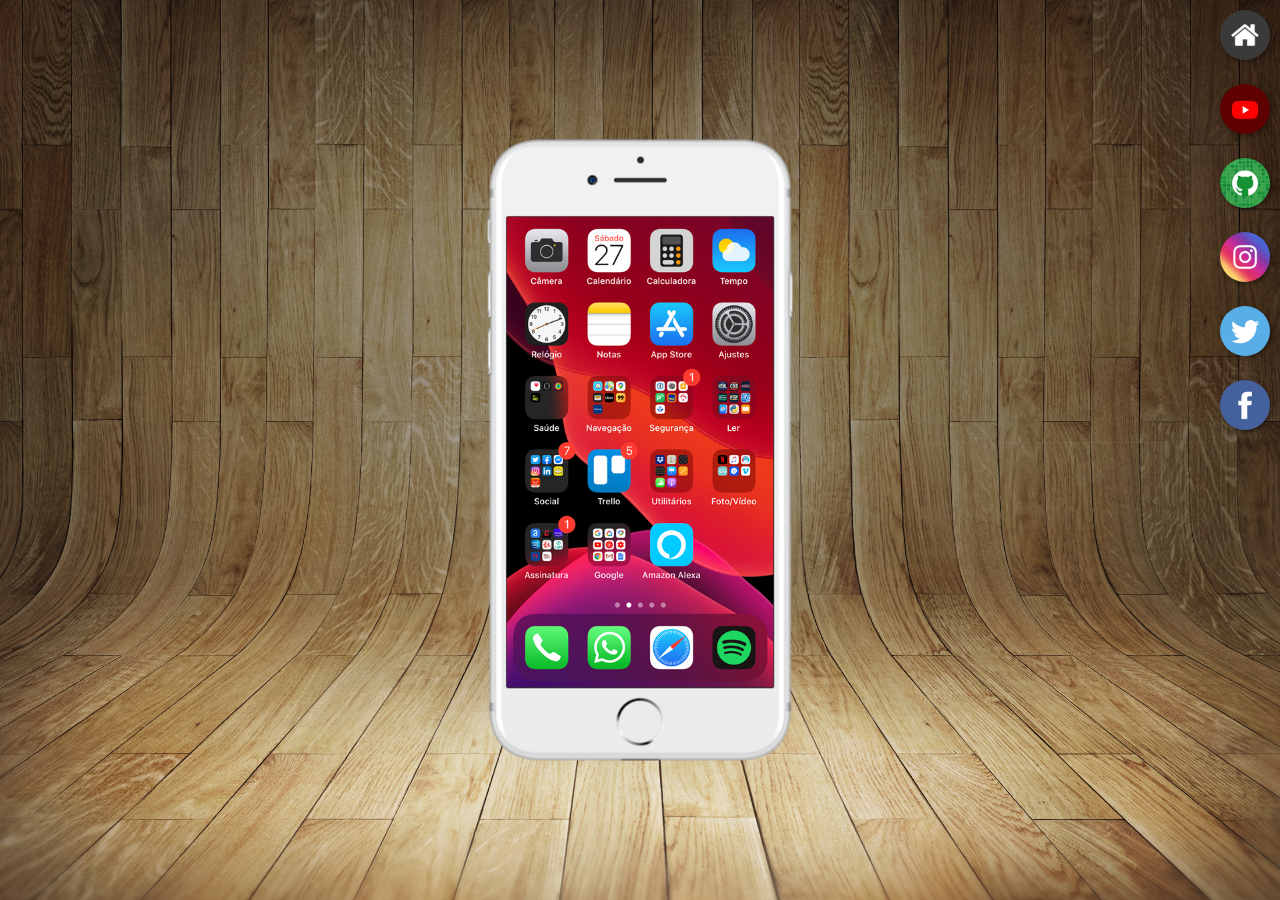
<file: index.html>
<!DOCTYPE html>
<html lang="pt-br">
<head>
    <meta charset="UTF-8">
    <meta name="viewport" content="width=device-width, initial-scale=1.0">
    <link rel="shortcut icon" href="favicon.ico" type="image/x-icon">
    <link rel="stylesheet" href="estilos/style.css">
    <title>Projeto Social</title>
</head>
<body>
    <main>
        <section id="telefone">
            <iframe name="tela" id="tela" src="home.html" frameborder="0">
                Seu navegador não é compativel com iframe
            </iframe>
        </section>
        <section id="redes-sociais">
            <a href="home.html" target="tela"><img src="imagens/logo-home.jpg" alt=""></a><br>
            <a href="youtube.html" target="tela"><img src="imagens/logo-youtube.jpg" alt=""></a><br>
            <a href="github.html" target="tela"><img src="imagens/logo-github.jpg" alt=""></a><br>
            <a href="instagram.html" target="tela"><img src="imagens/logo-instagram.jpg" alt=""></a><br>
            <a href="twitter.html" target="tela"><img src="imagens/logo-twitter.jpg" alt=""></a><br>
            <a href="facebook.html" target="tela"><img src="imagens/logo-facebook.jpg" alt=""></a>
        </section >
    </main>
</body>
</html>
</file>
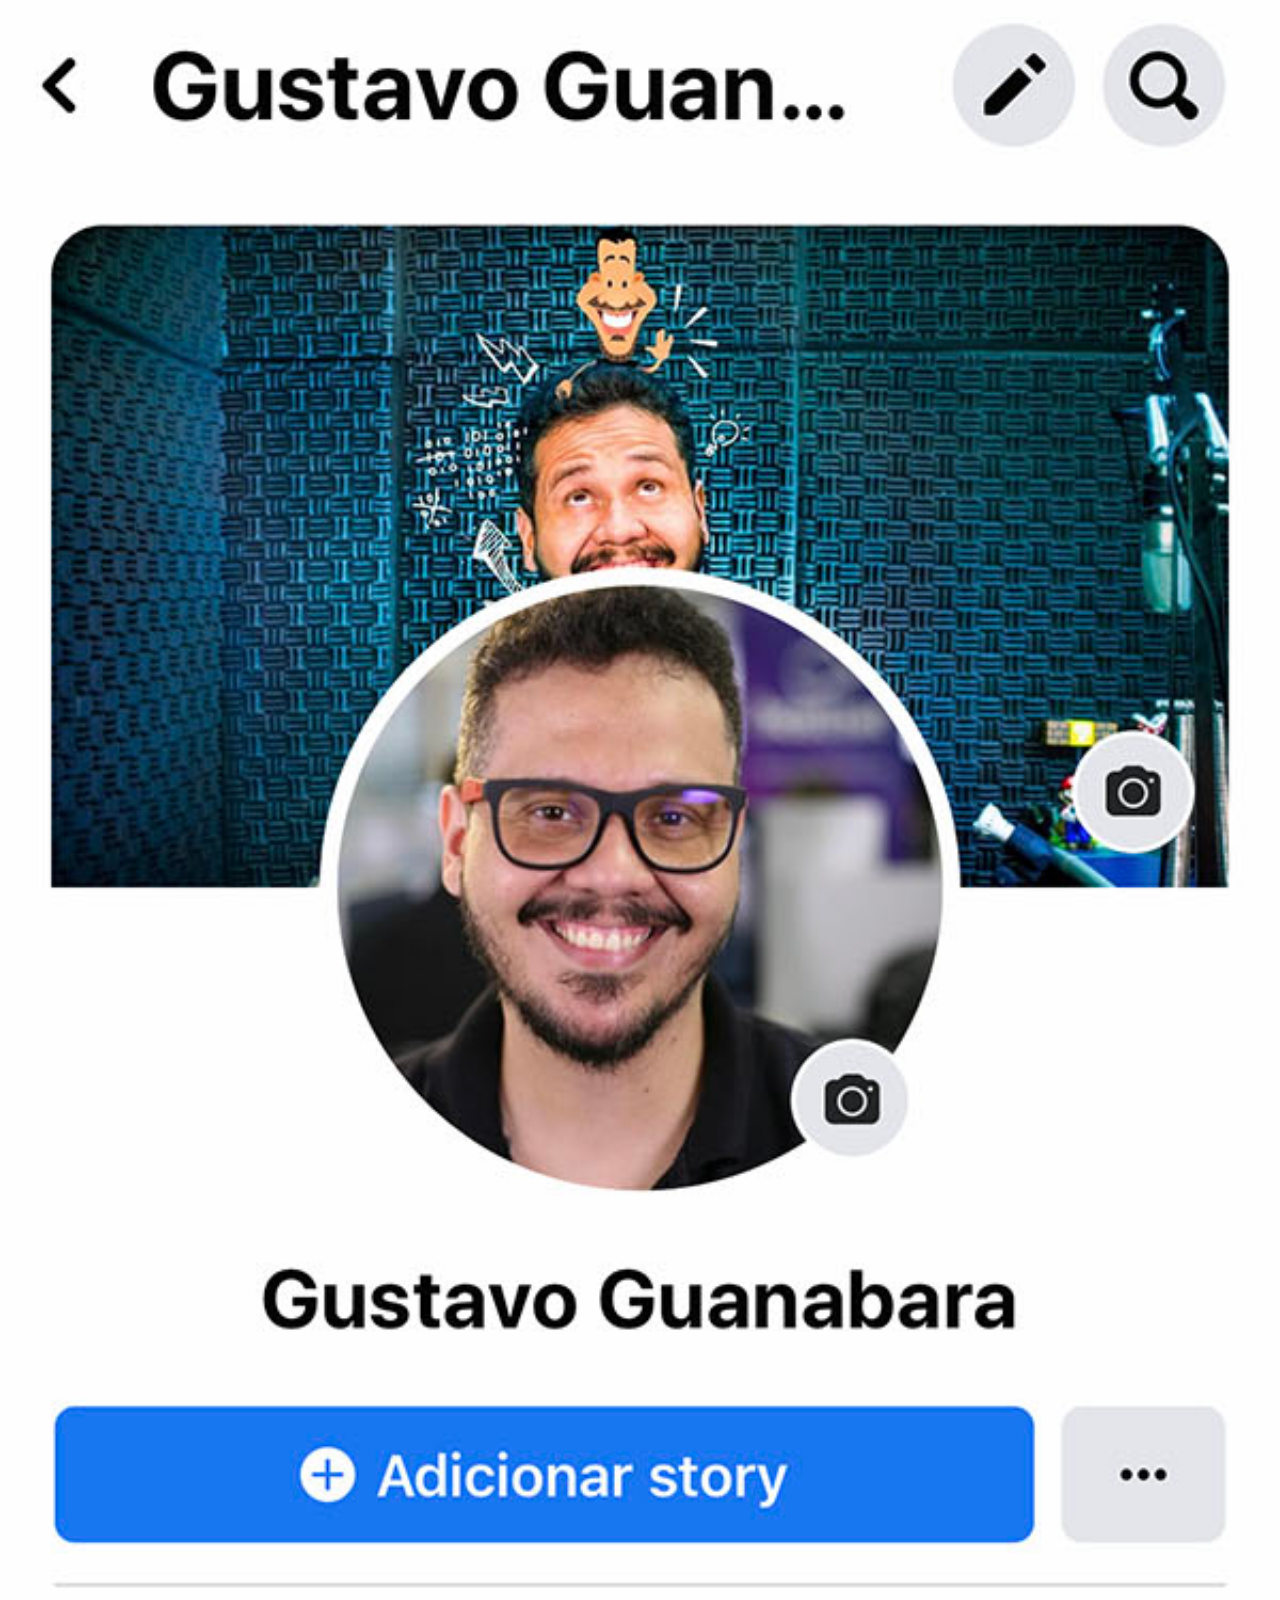
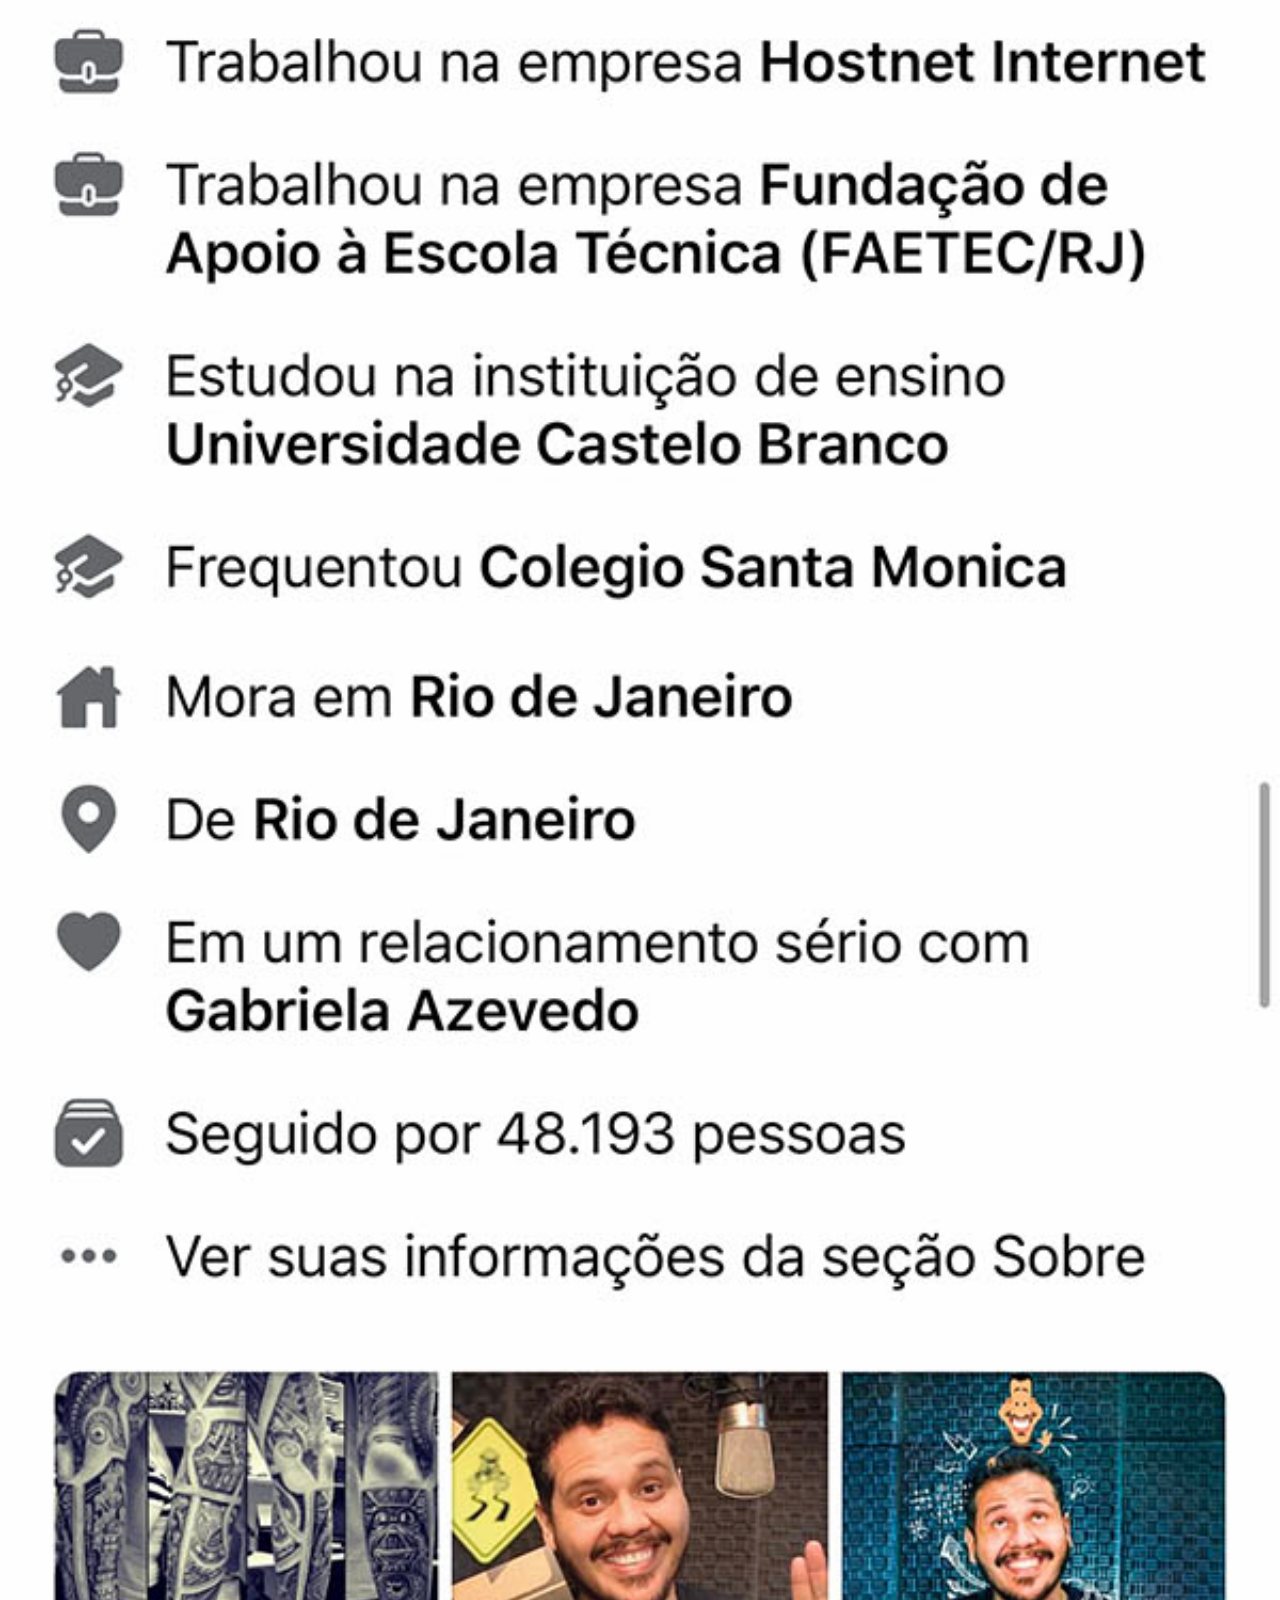
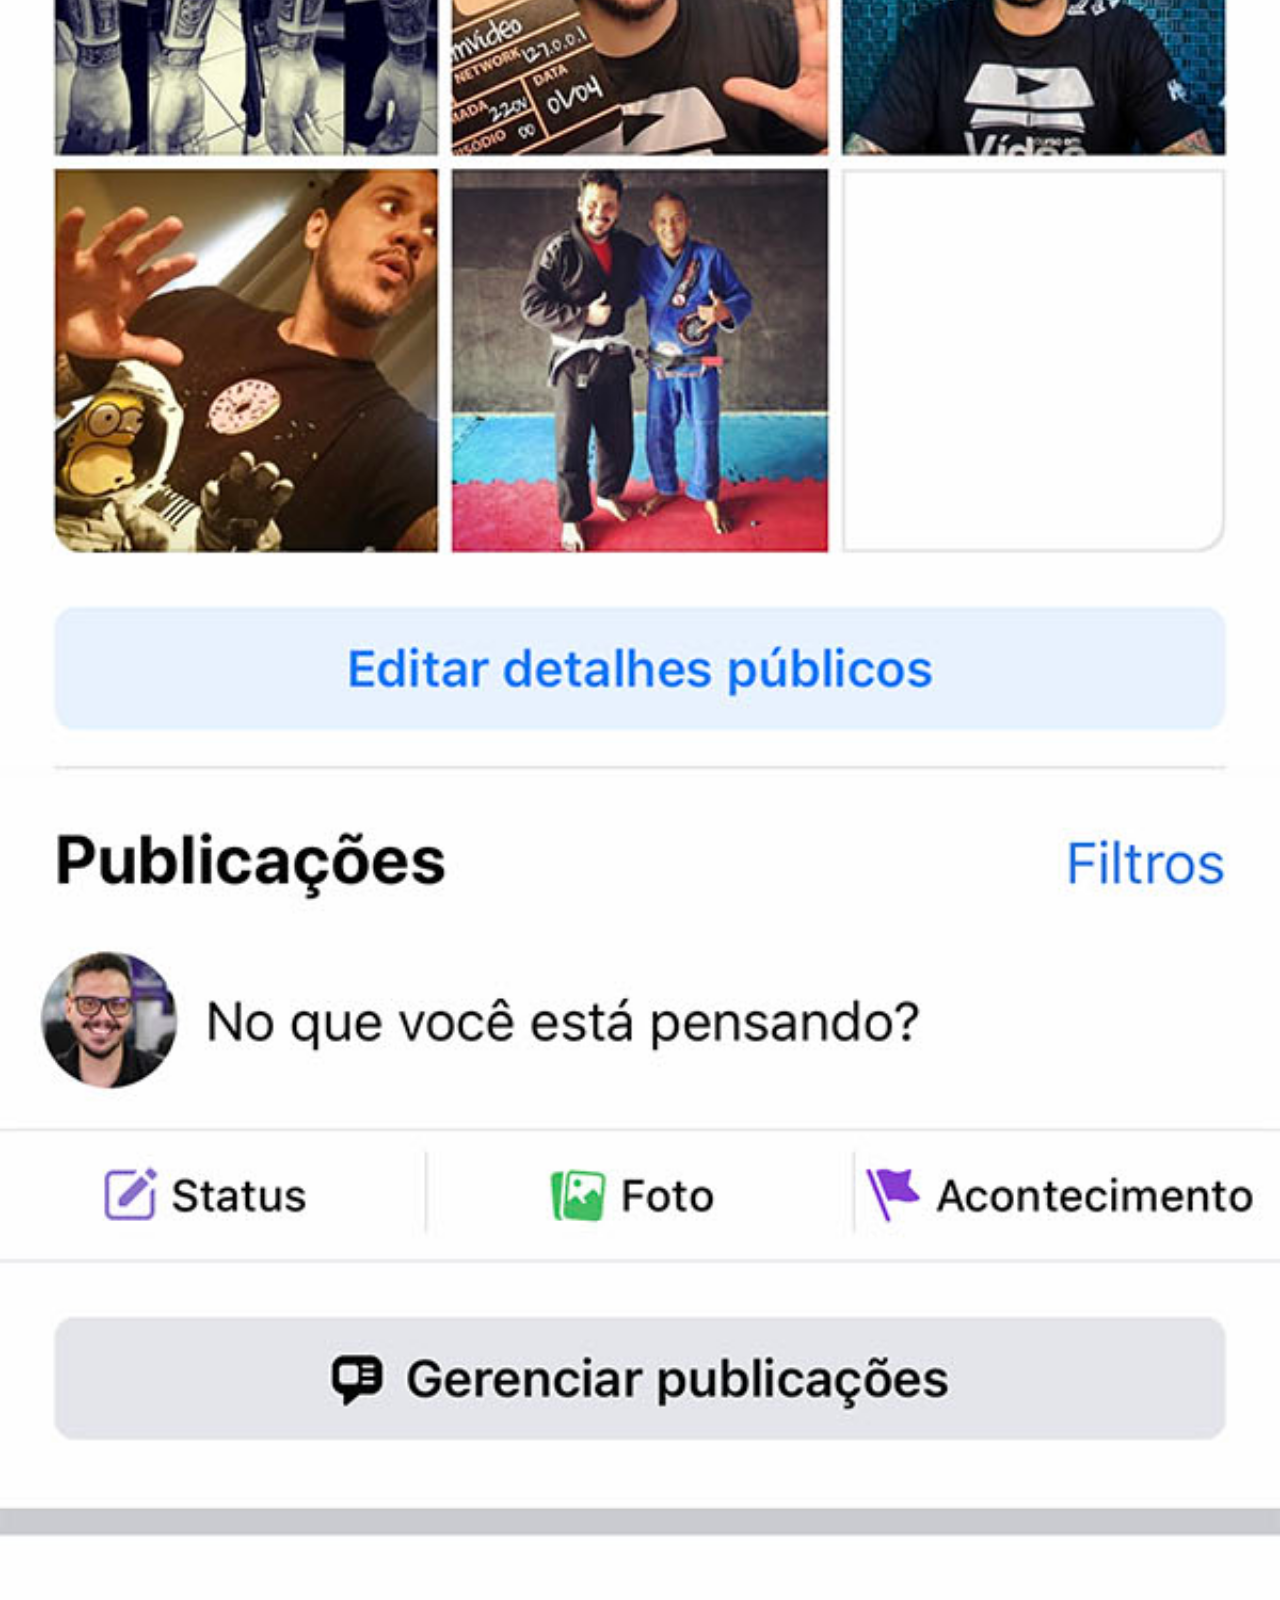
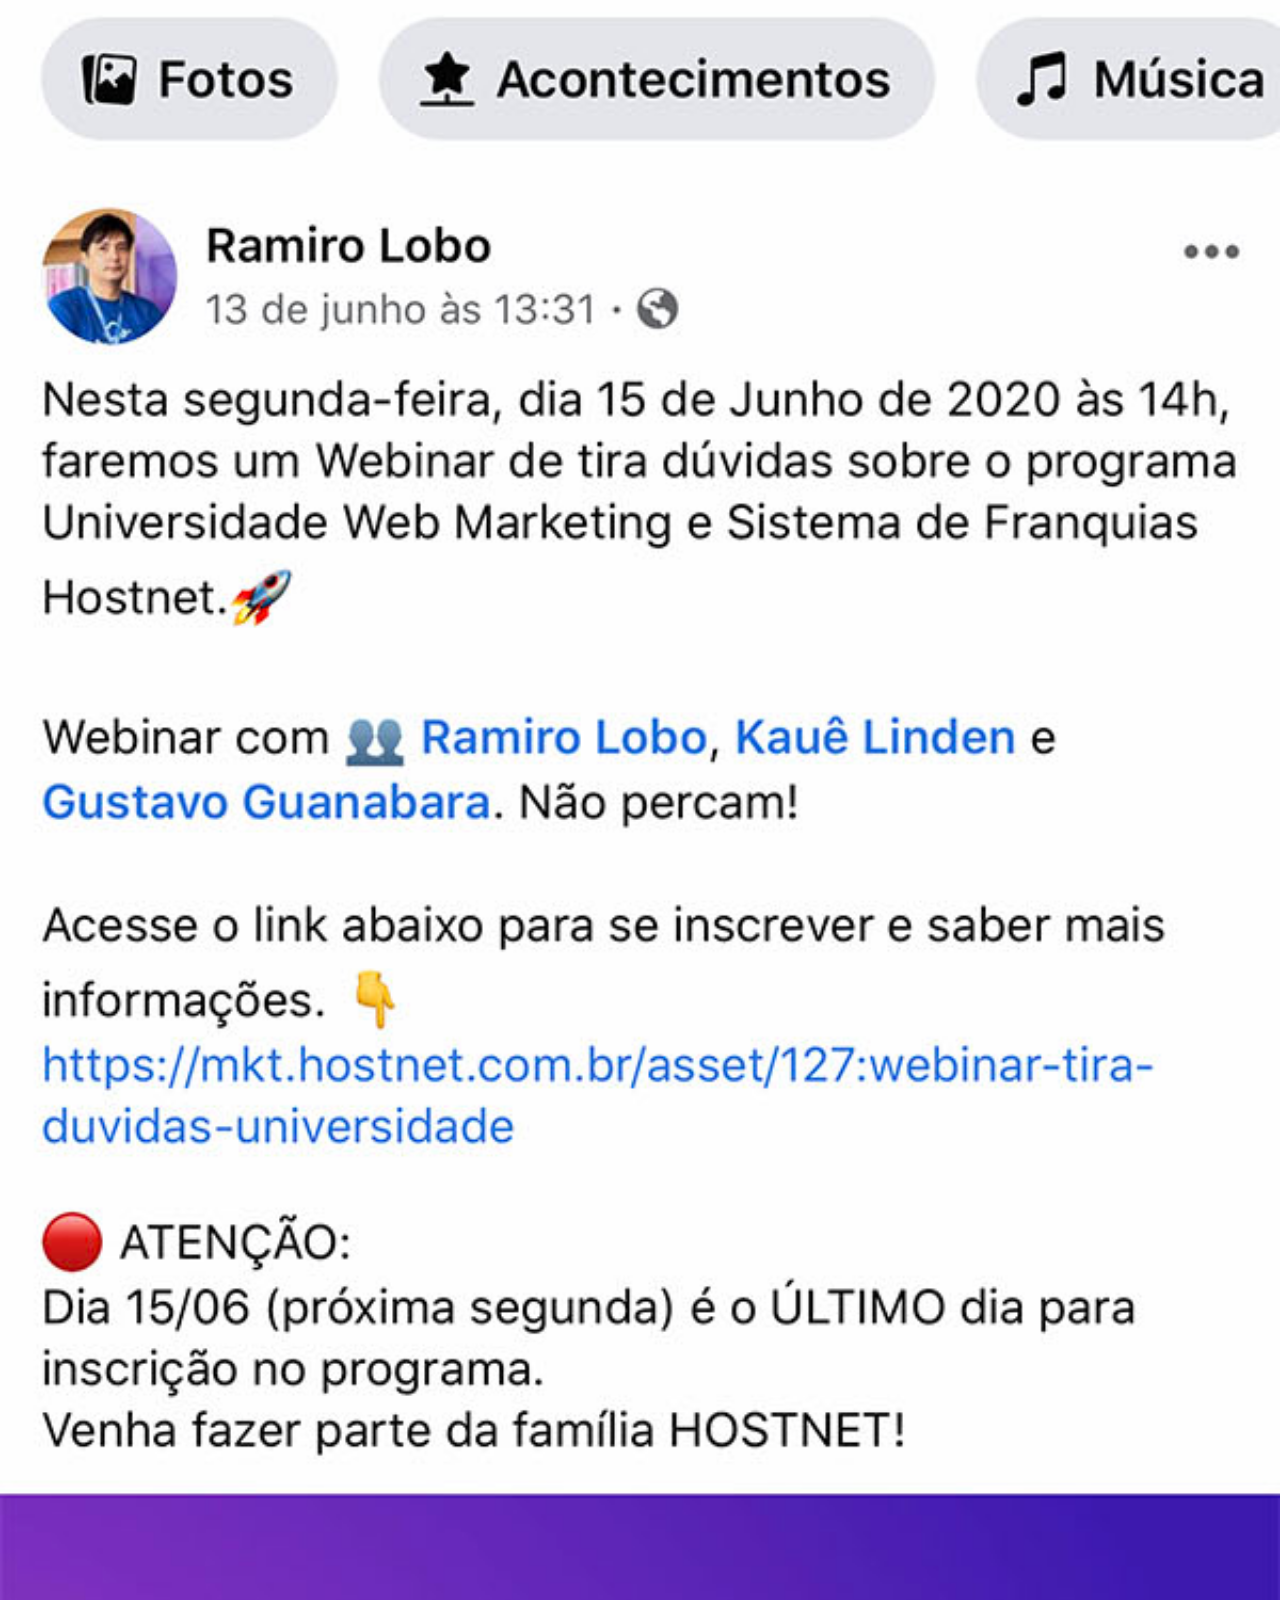
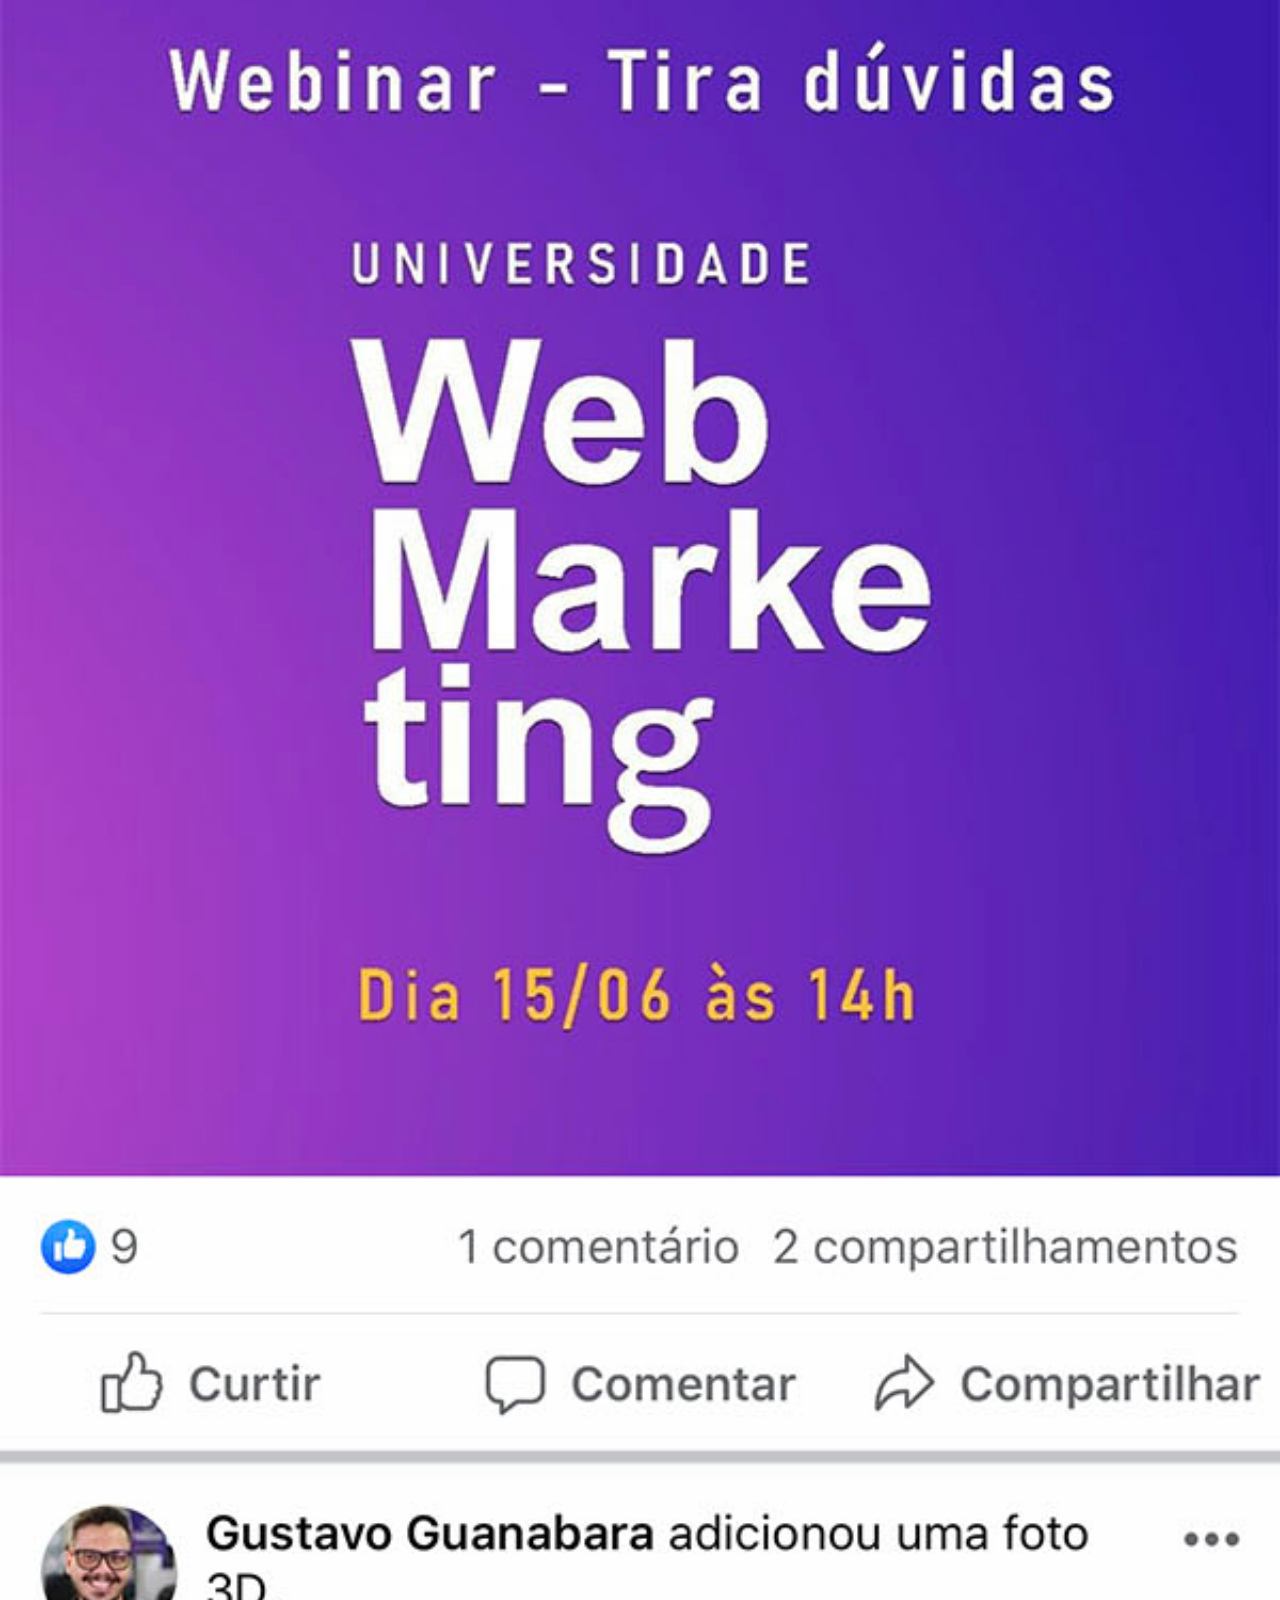
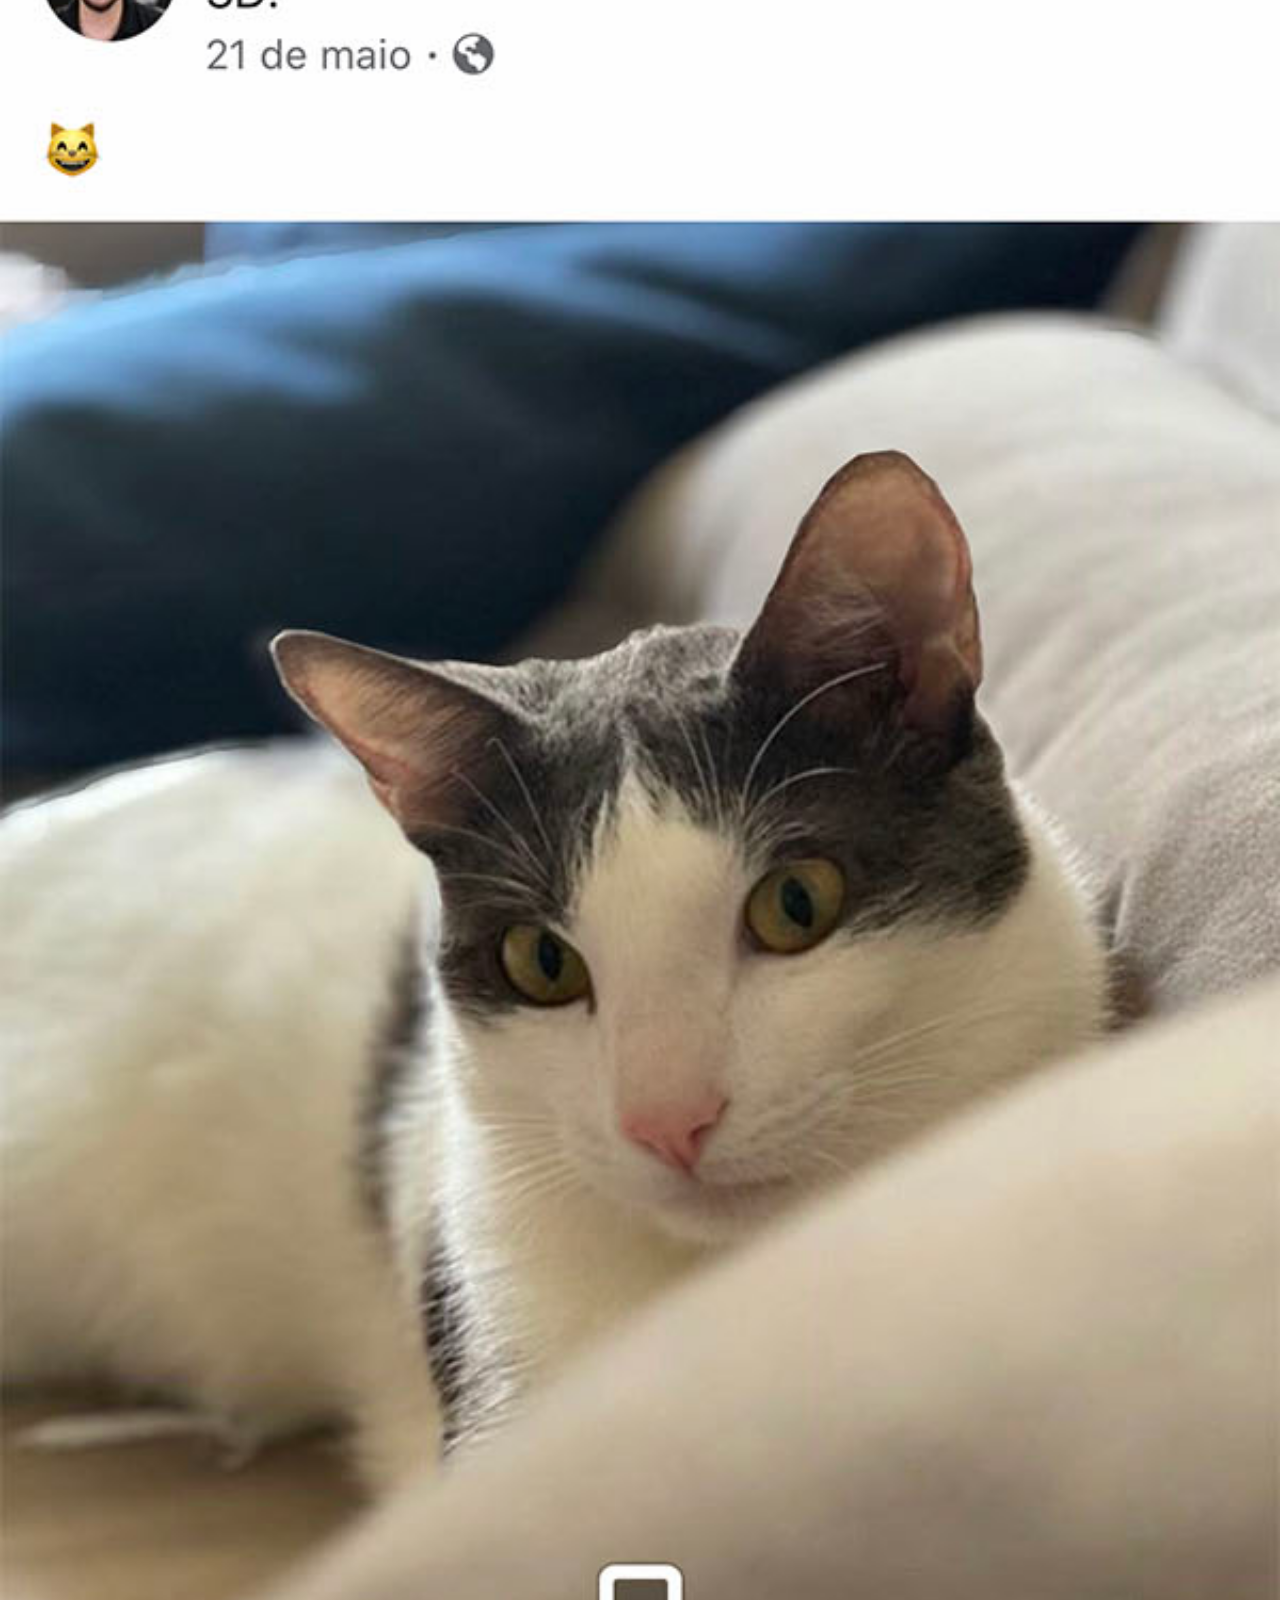
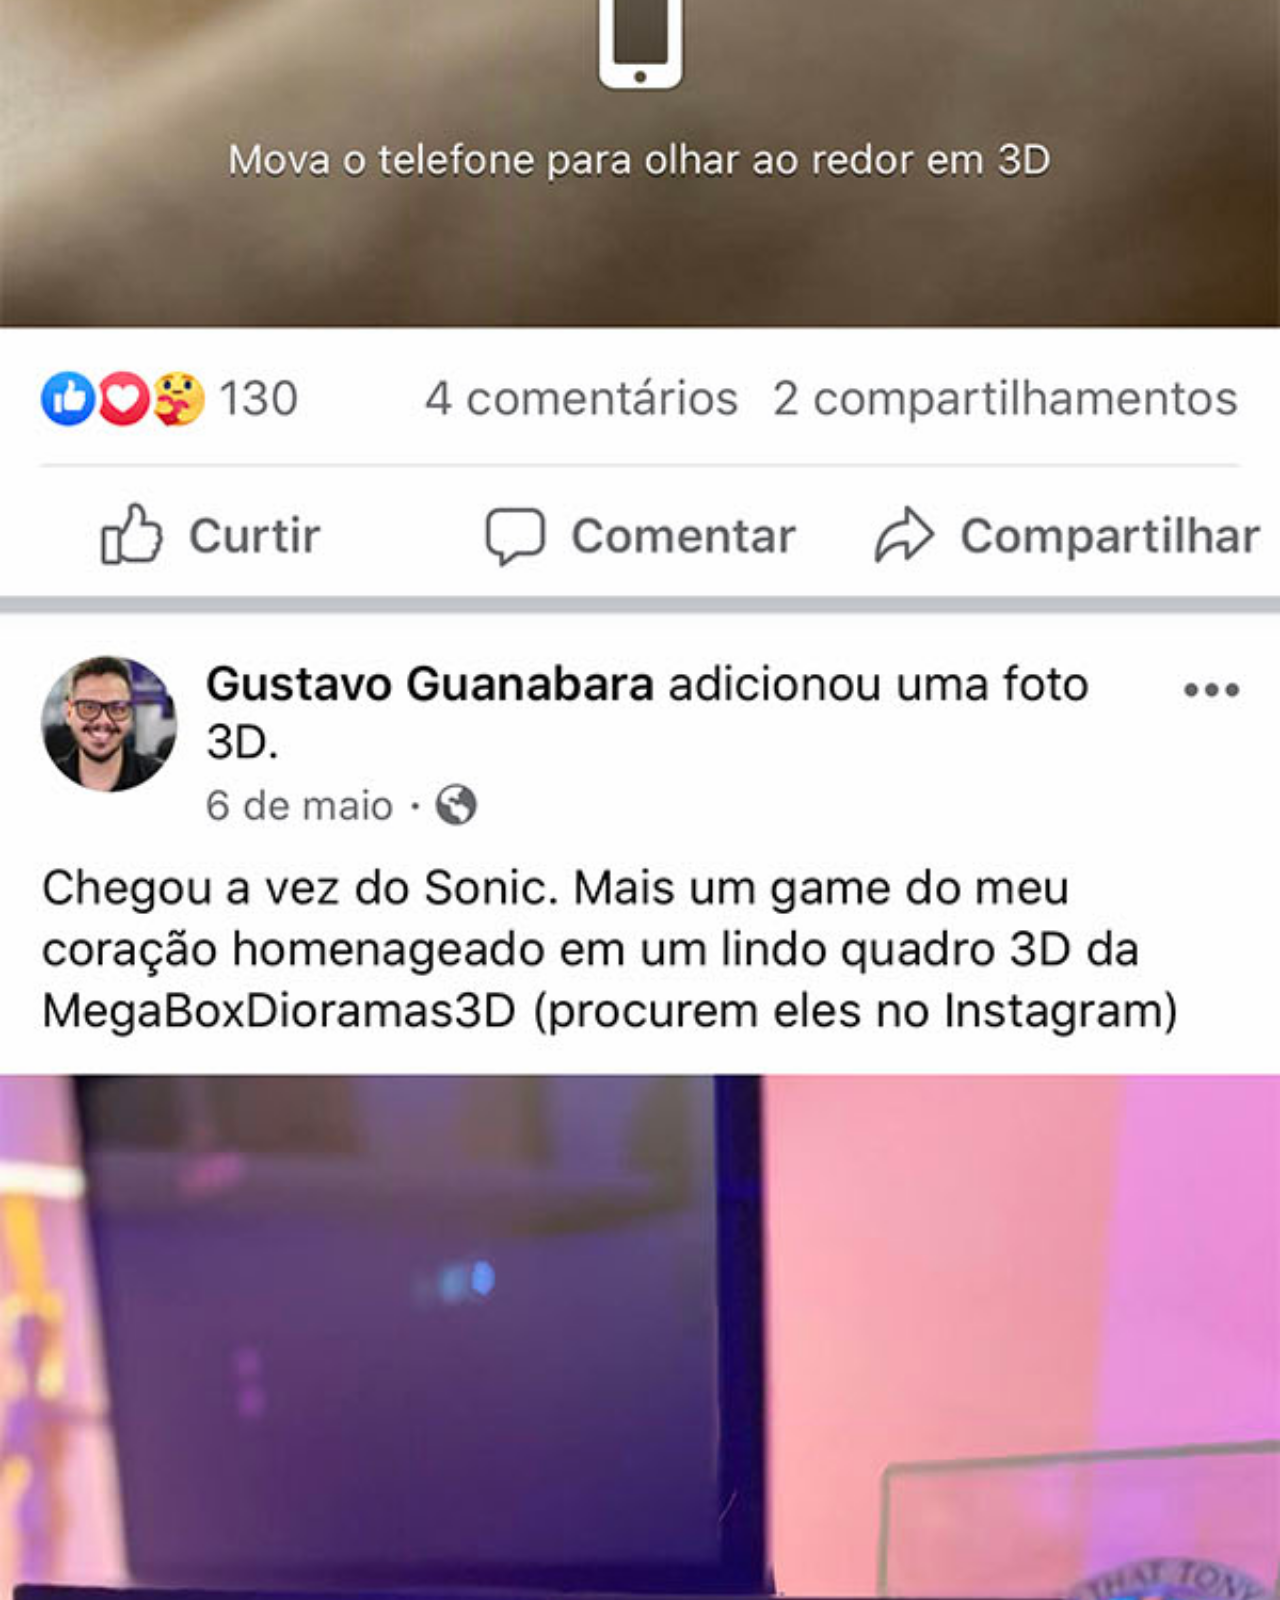
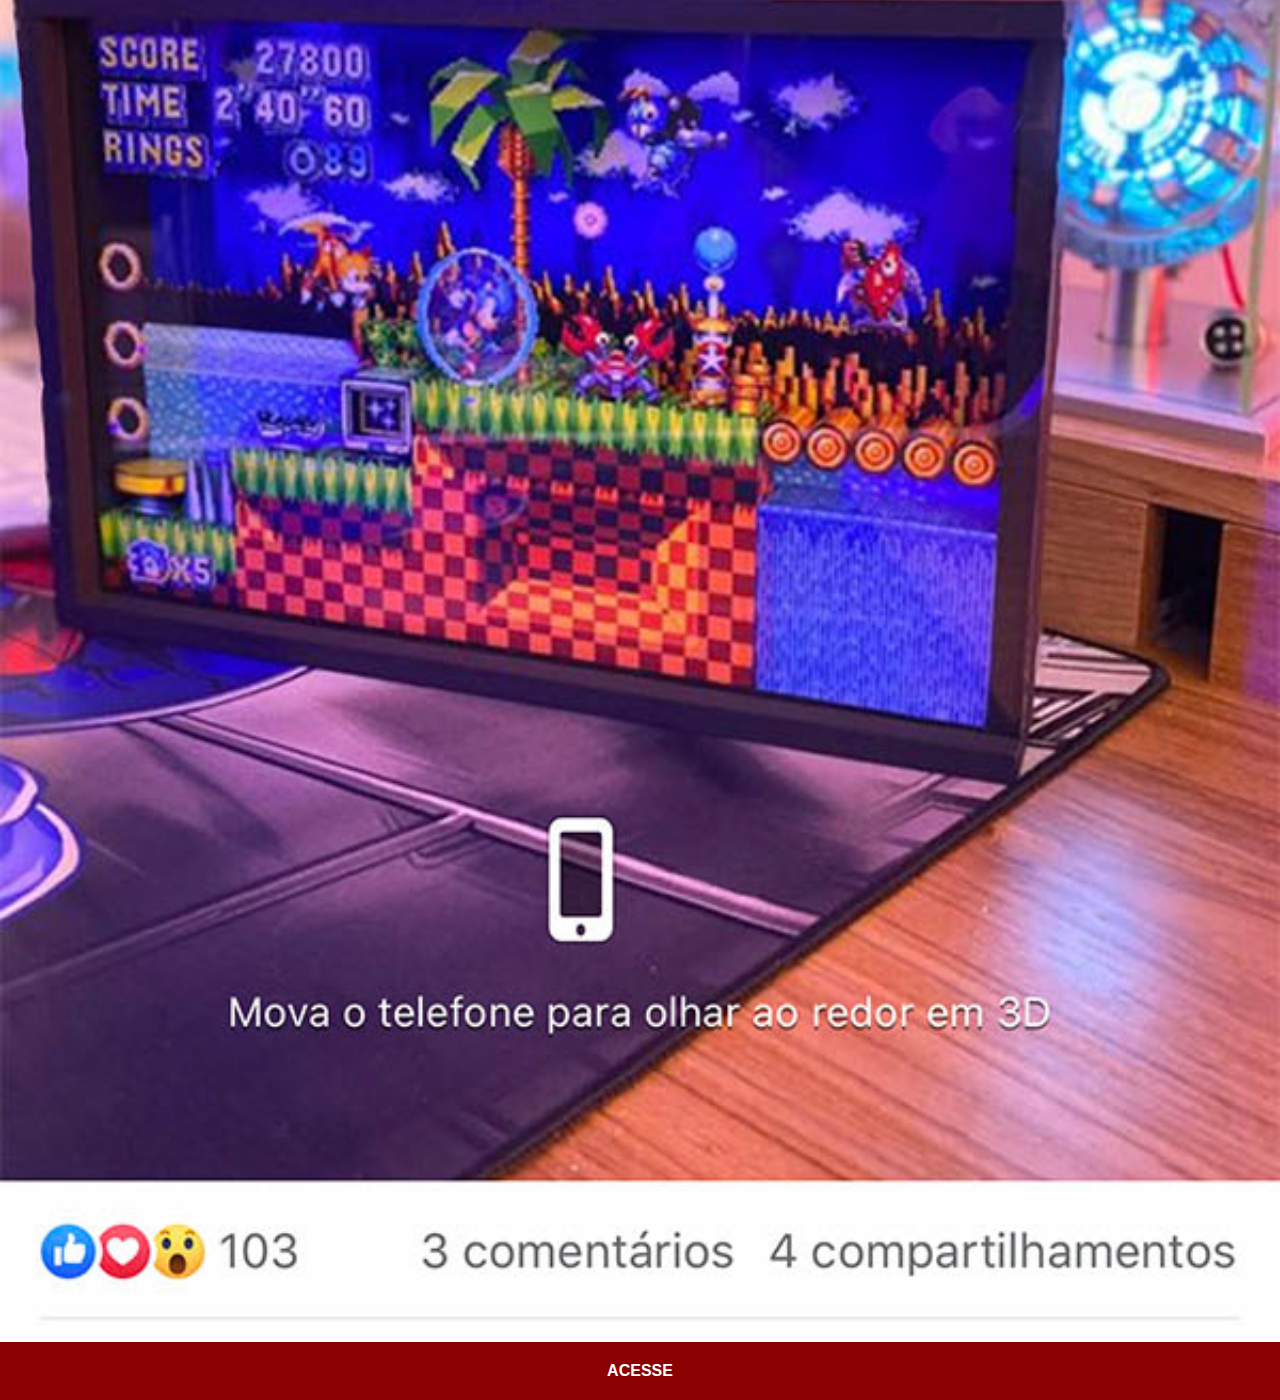
<file: facebook.html>
<!DOCTYPE html>
<html lang="en">
<head>
    <meta charset="UTF-8">
    <meta name="viewport" content="width=device-width, initial-scale=1.0">
    <link rel="stylesheet" href="estilos/social.css">
    <title>Document</title>
</head>
<body>
    <img src="imagens/tela-facebook.jpg" alt="">
    <a href="https://www.facebook.com/?locale=pt_BR">ACESSE</a>
</body>
</html>
</file>
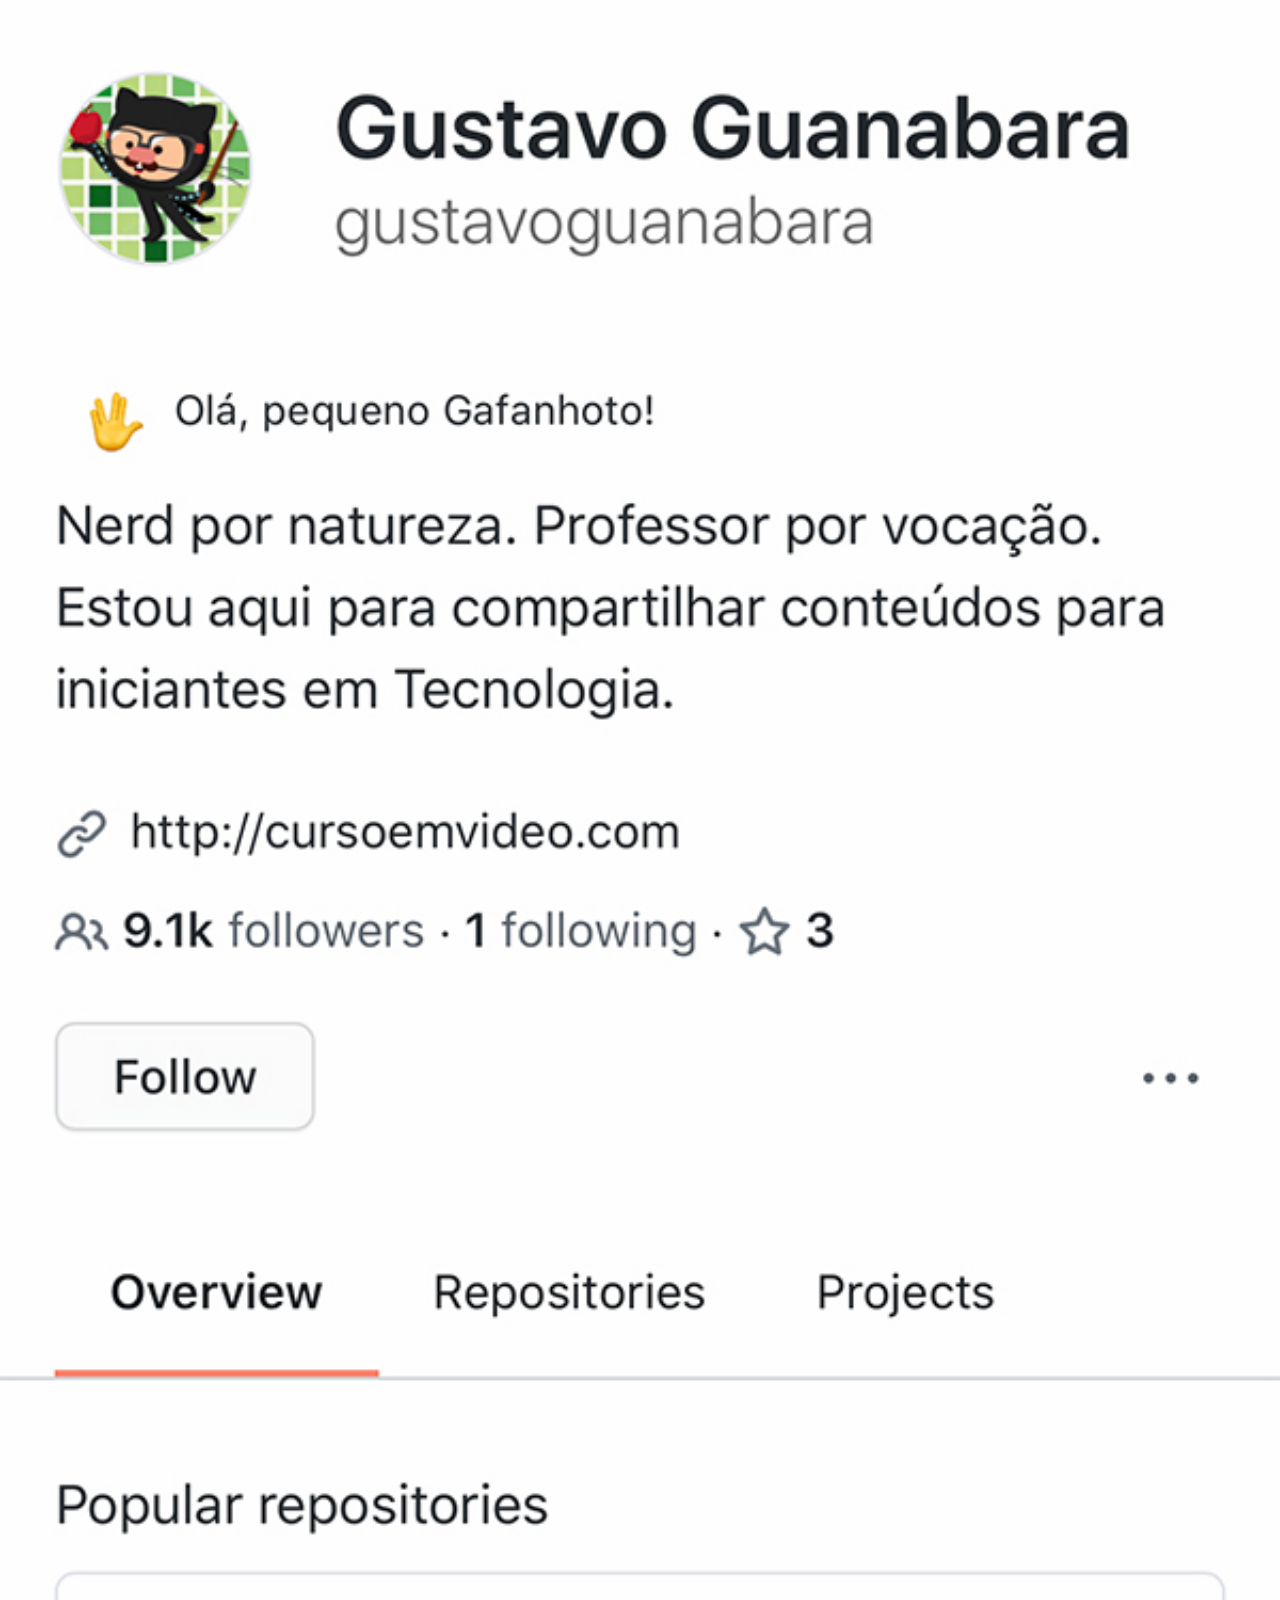
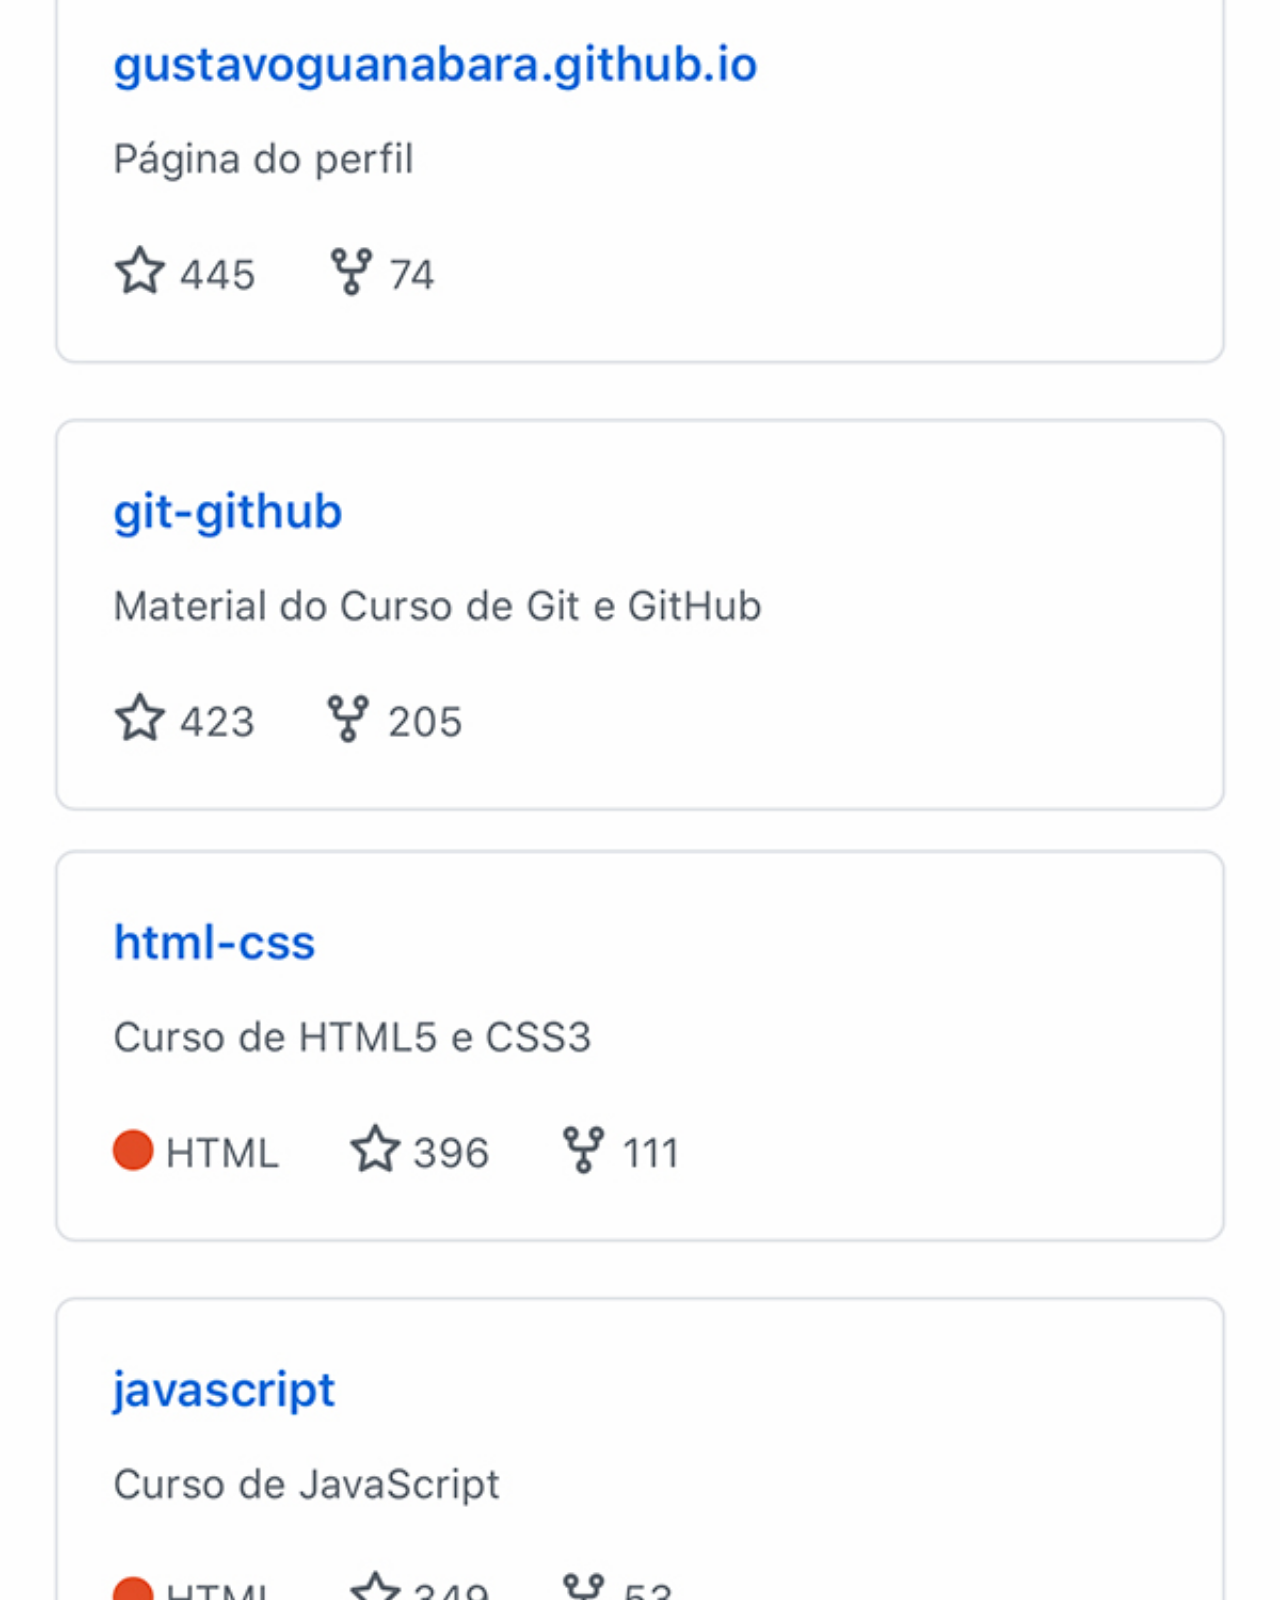
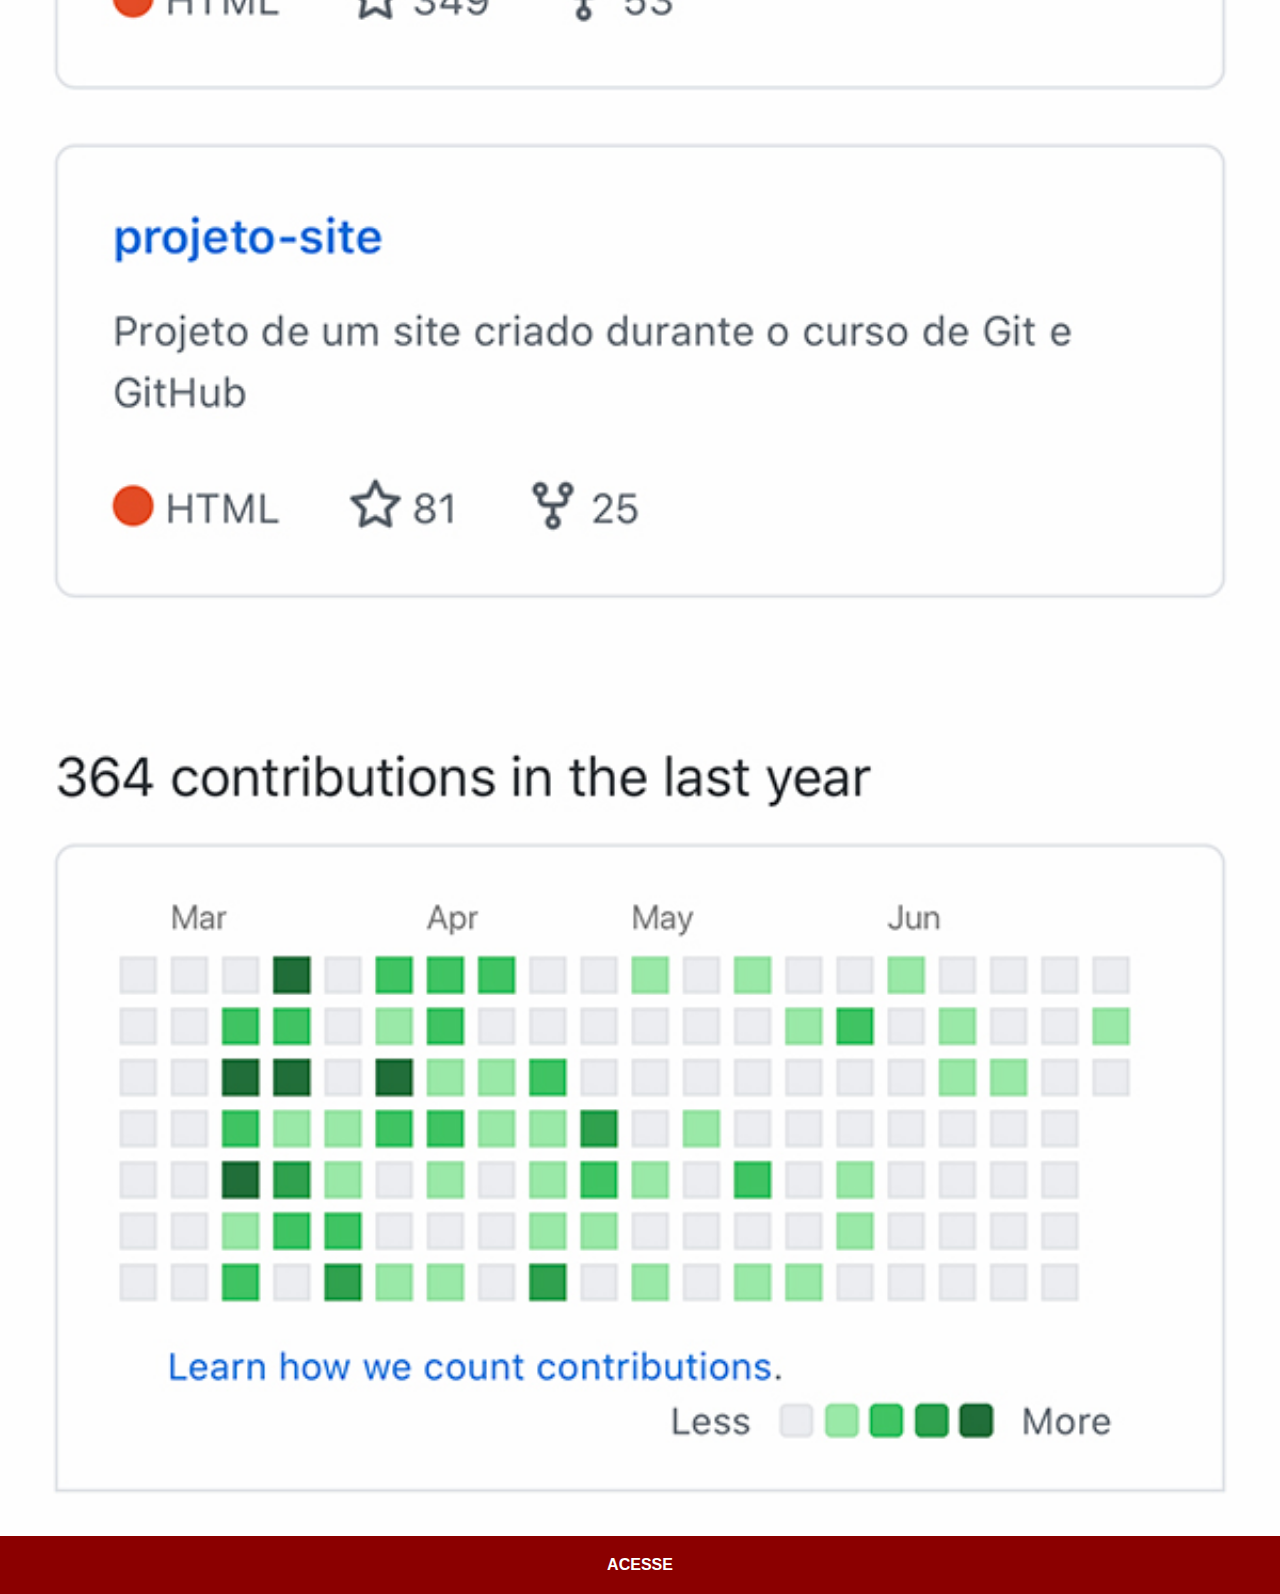
<file: github.html>
<!DOCTYPE html>
<html lang="en">
<head>
    <meta charset="UTF-8">
    <meta name="viewport" content="width=device-width, initial-scale=1.0">
    <link rel="stylesheet" href="estilos/social.css">
    <title>Github</title>
</head>
<body>
    <img src="imagens/tela-github.jpg" alt="">
    <a href="https://github.com/Jpapirs" target="_blank">ACESSE</a>
</body>
</html>
</file>
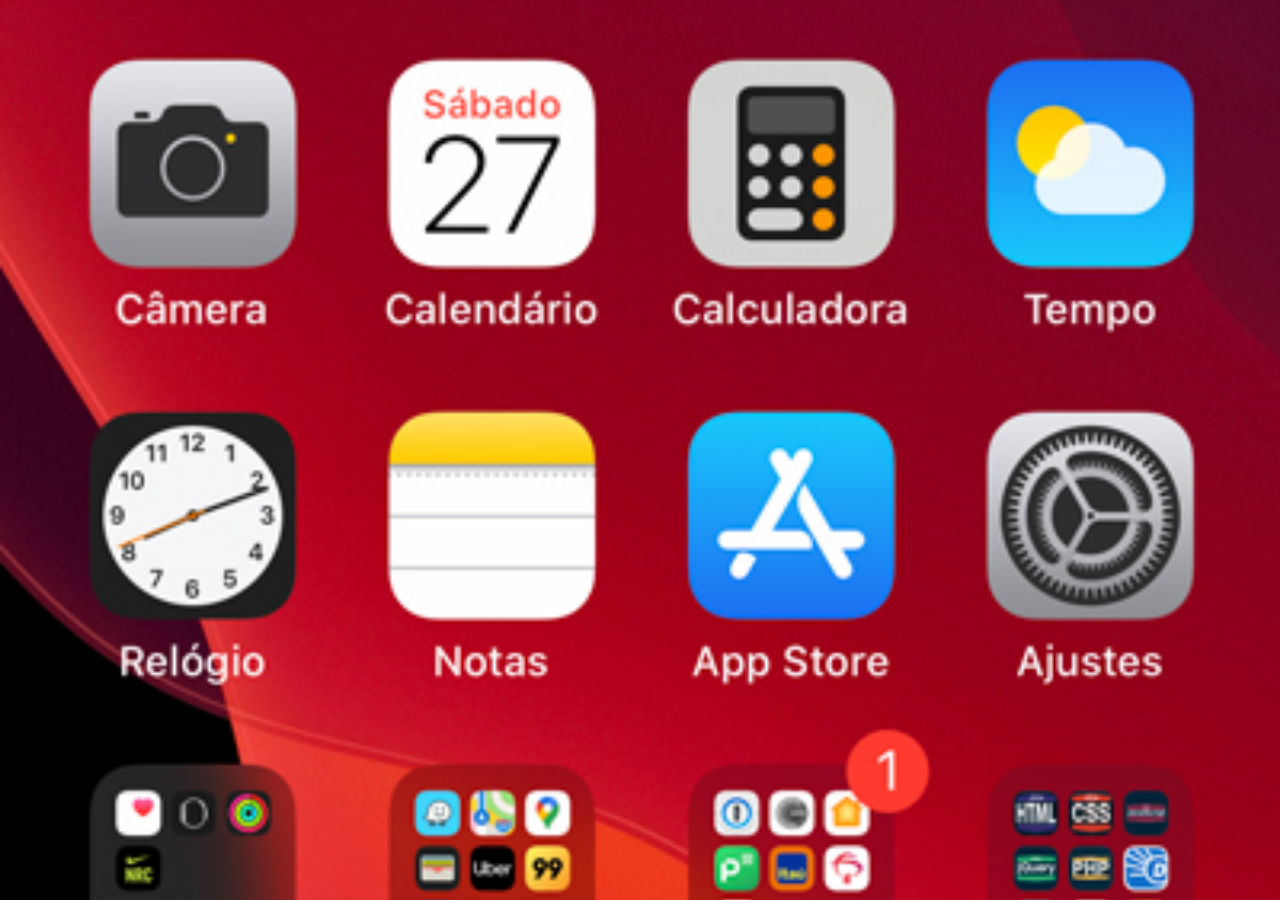
<file: home.html>
<!DOCTYPE html>
<html lang="pt-br">
<head>
    <meta charset="UTF-8">
    <meta name="viewport" content="width=device-width, initial-scale=1.0">
    <title>Home</title>
    <style>
        *{
            margin: 0px;
            padding: 0px;
        }
        body{
            width: 100vw;
            height: 100vh;
            background: black url(imagens/tela-home.jpg) no-repeat top center;
            background-size: cover;
        }

    </style>
</head>
<body>
    
</body>
</html>
</file>
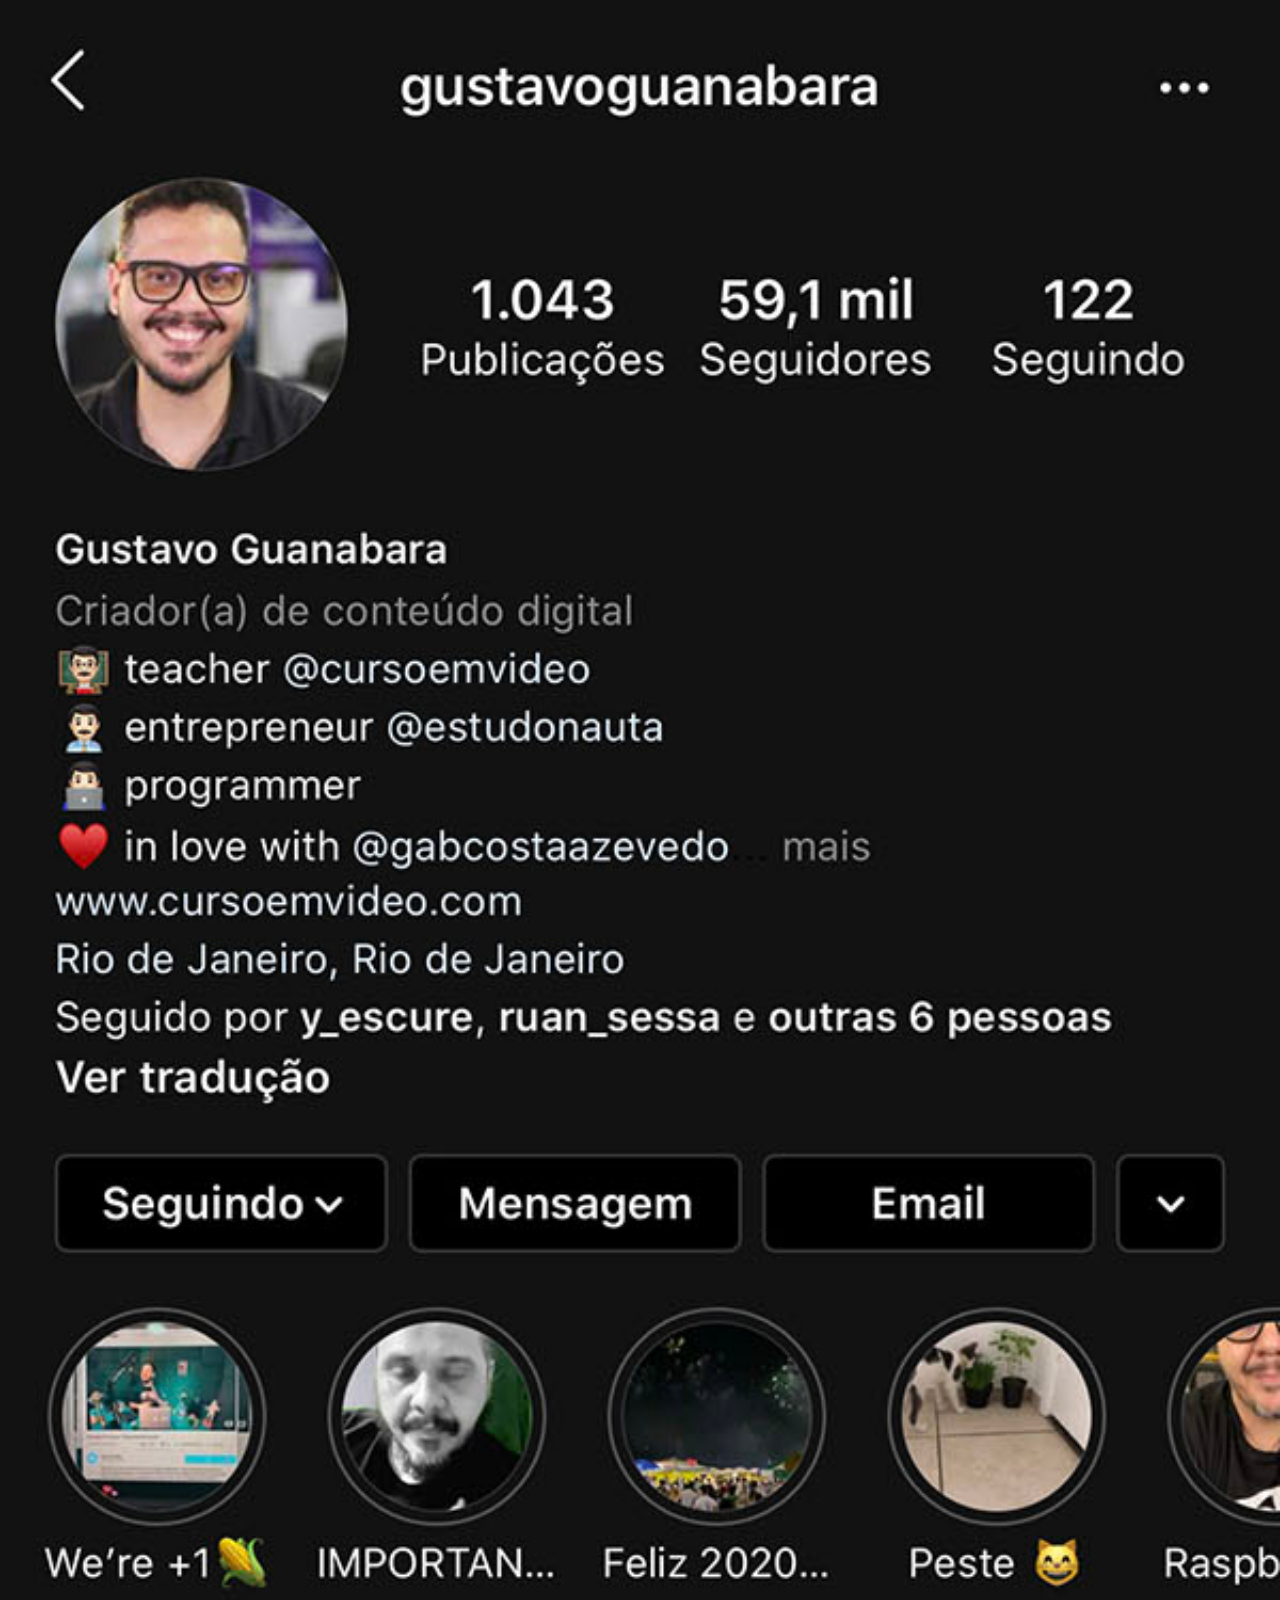
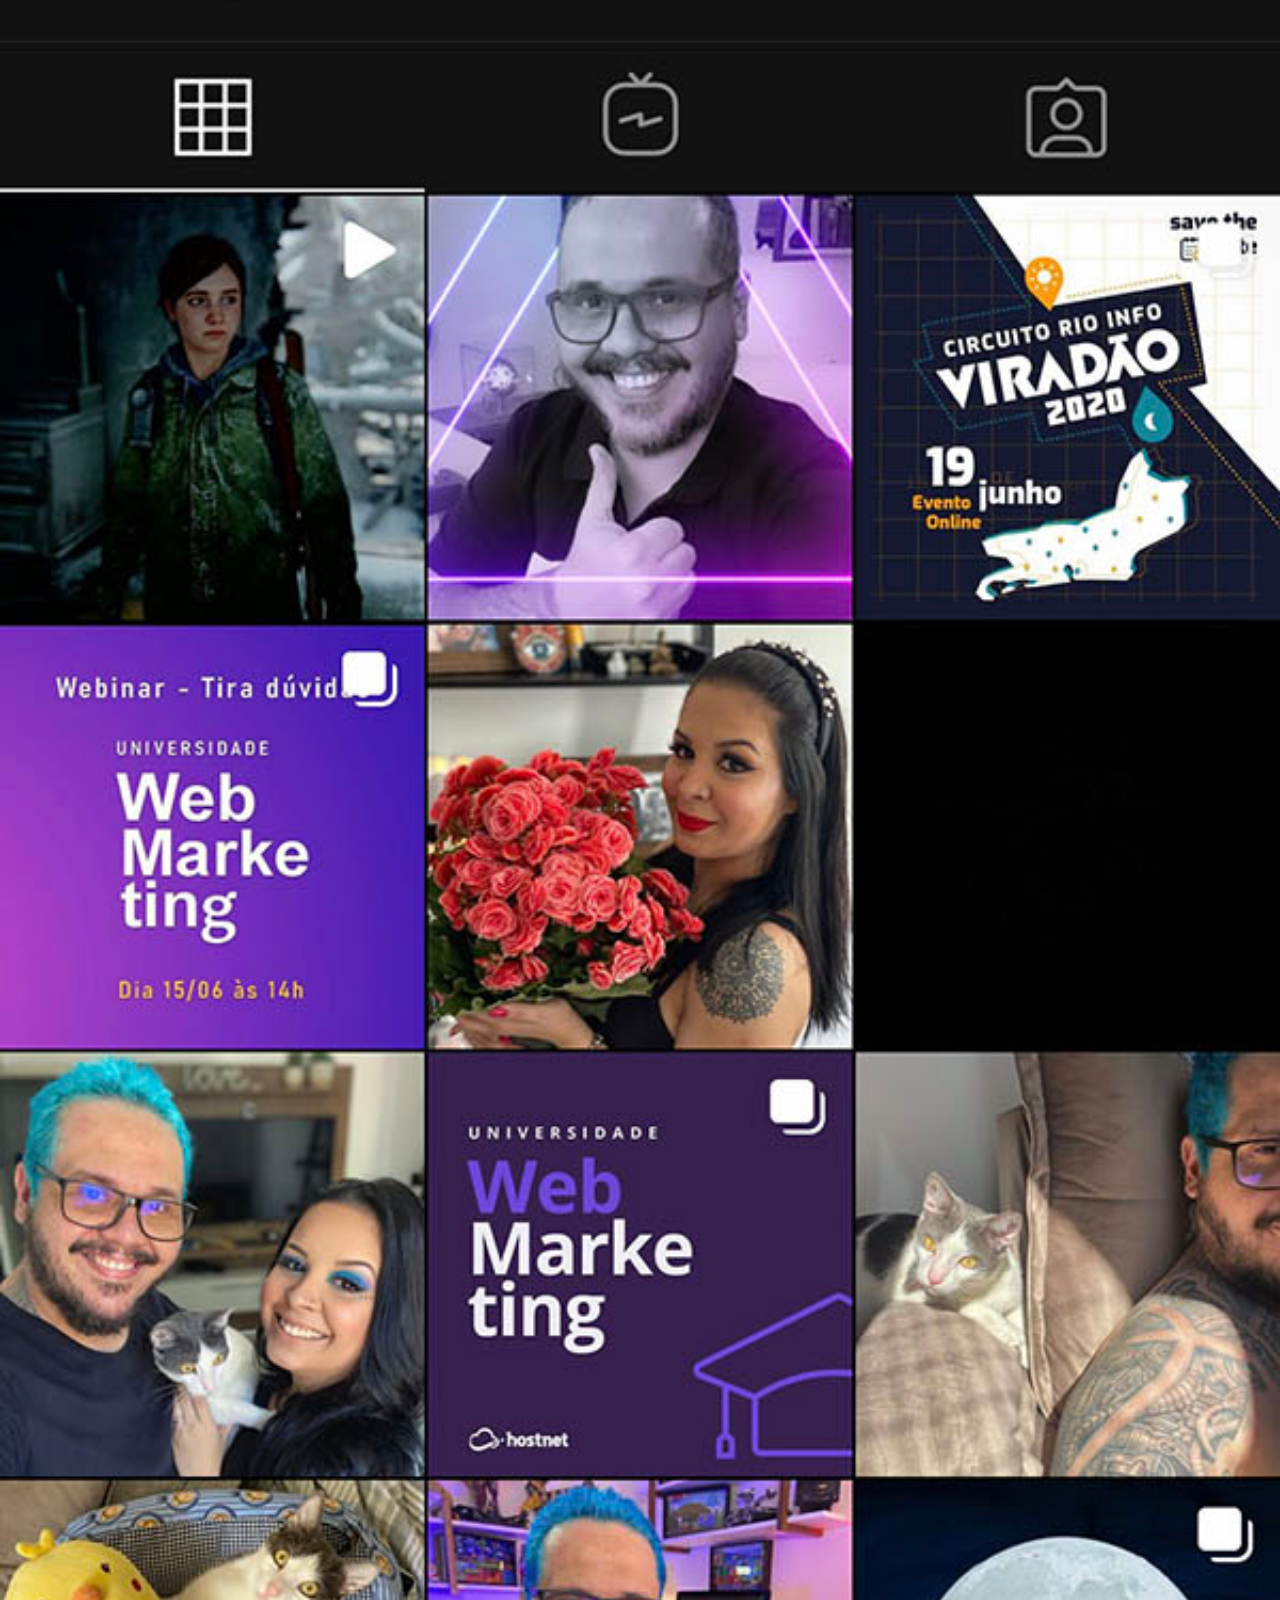
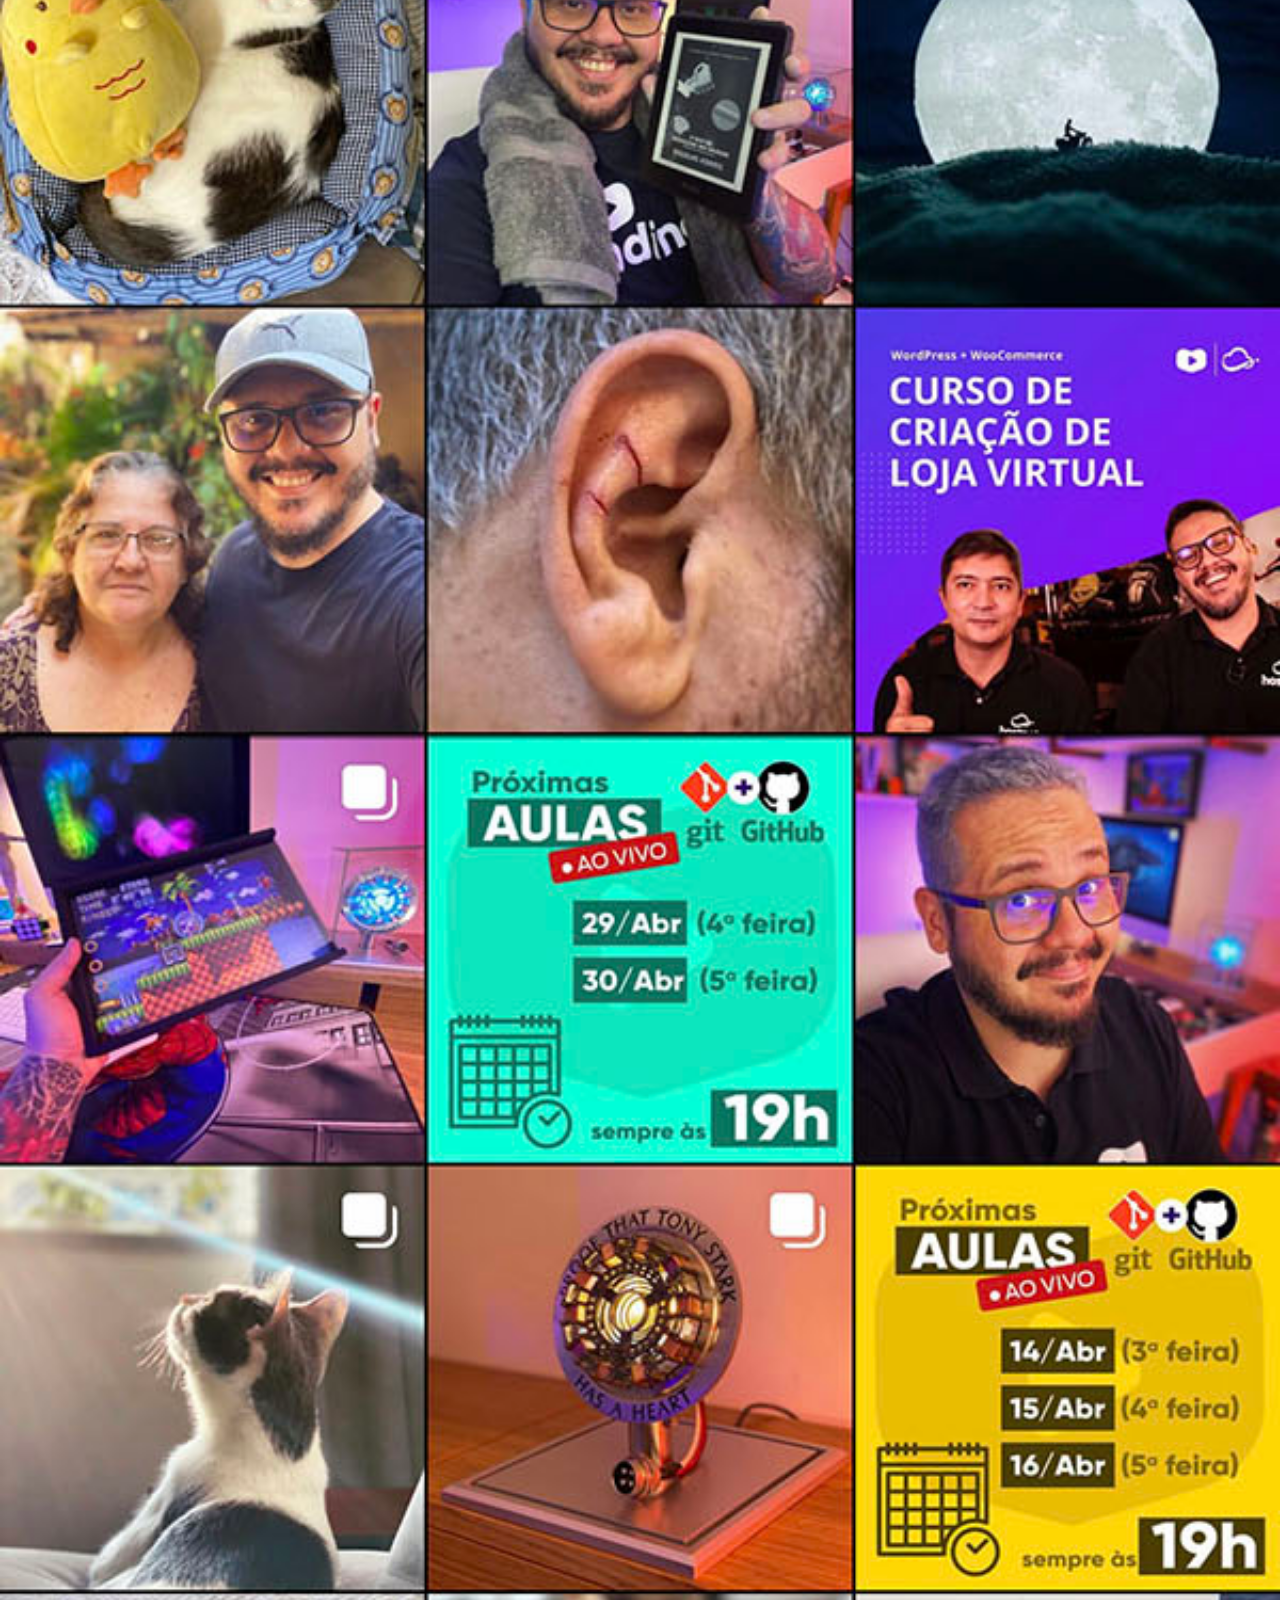
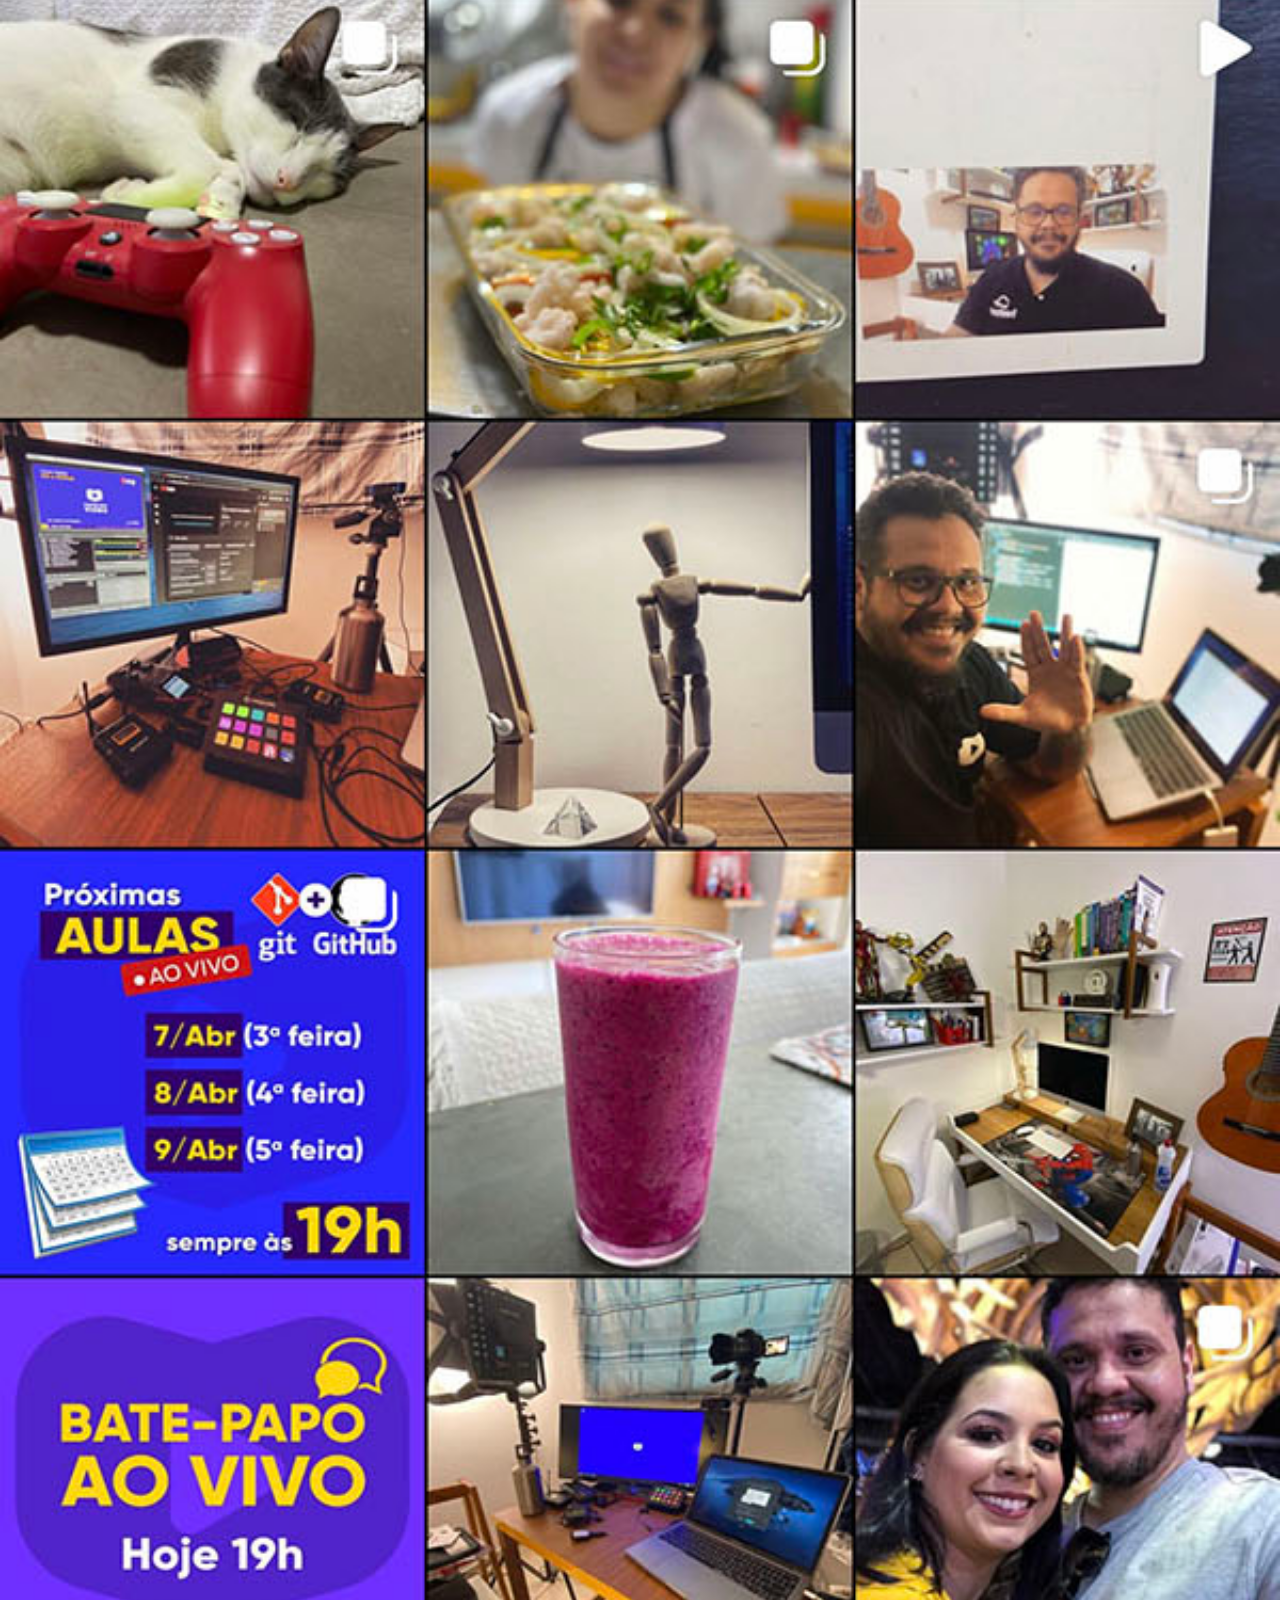
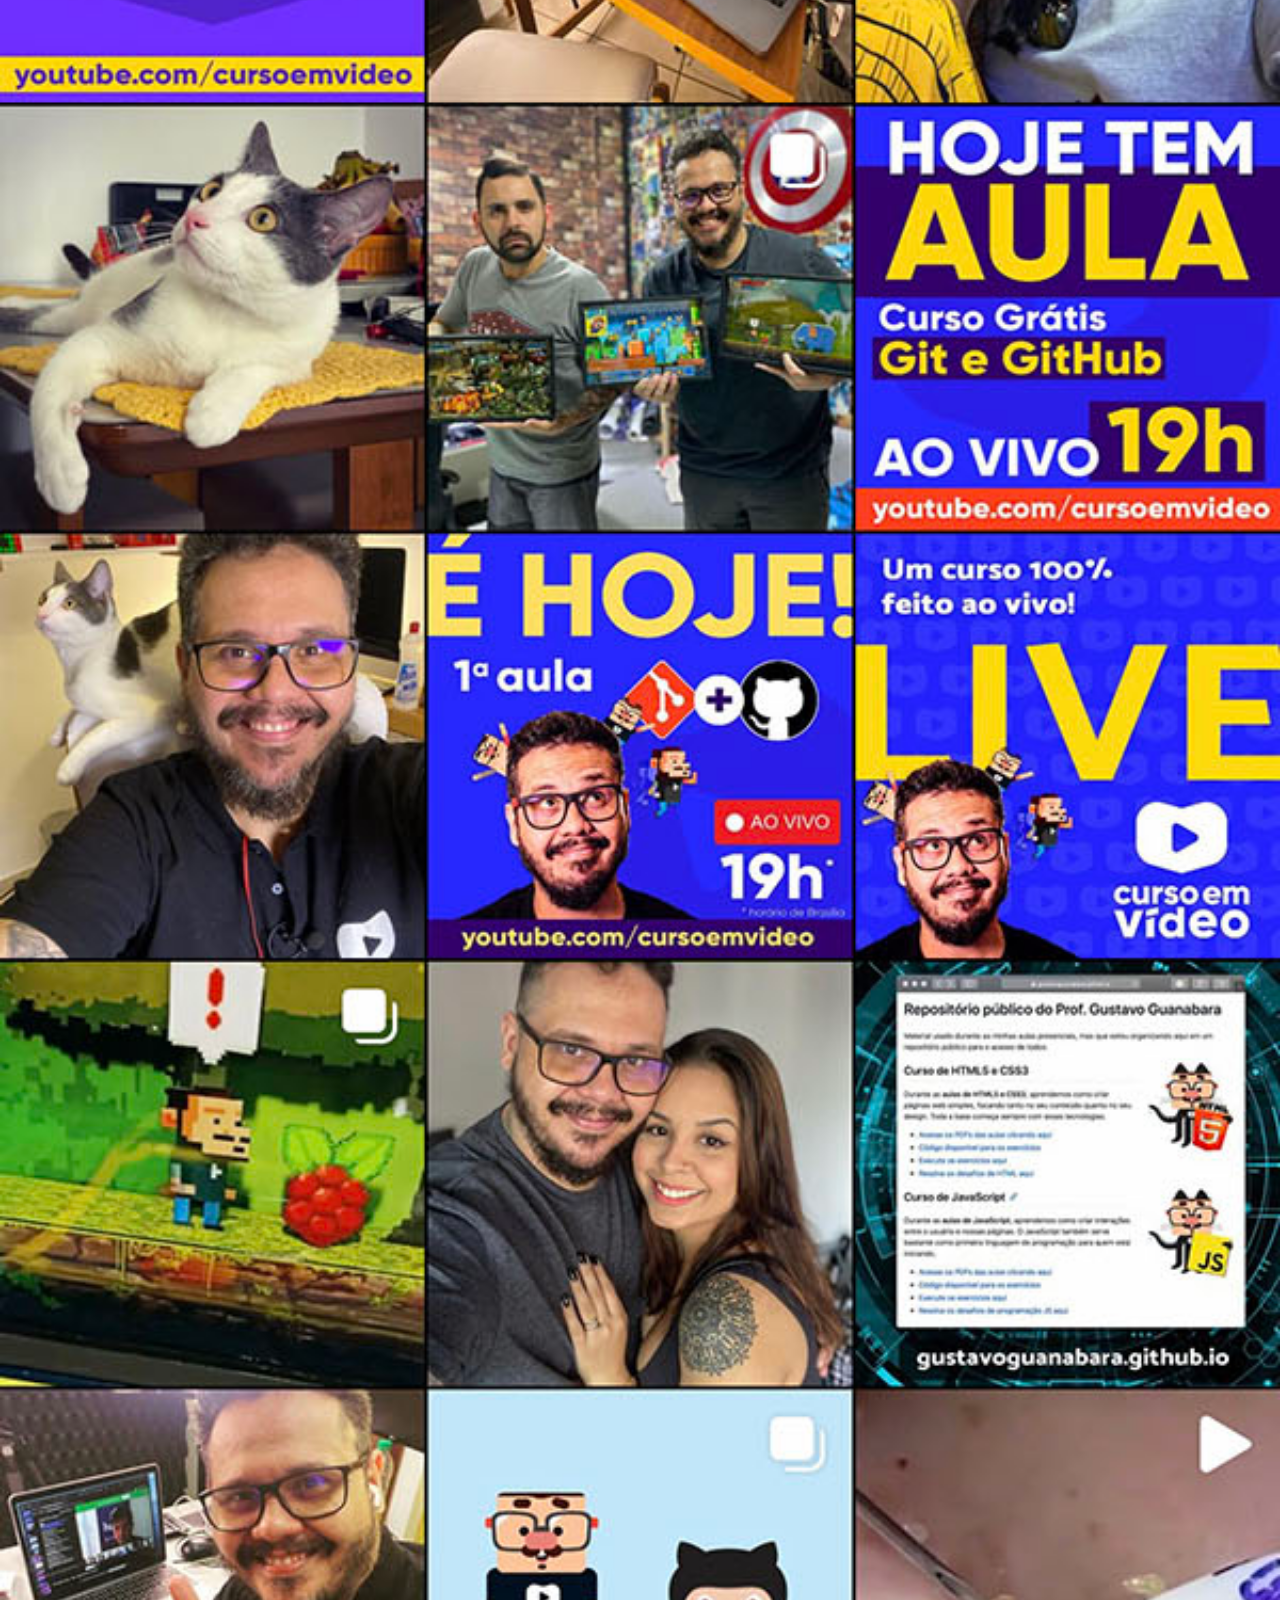
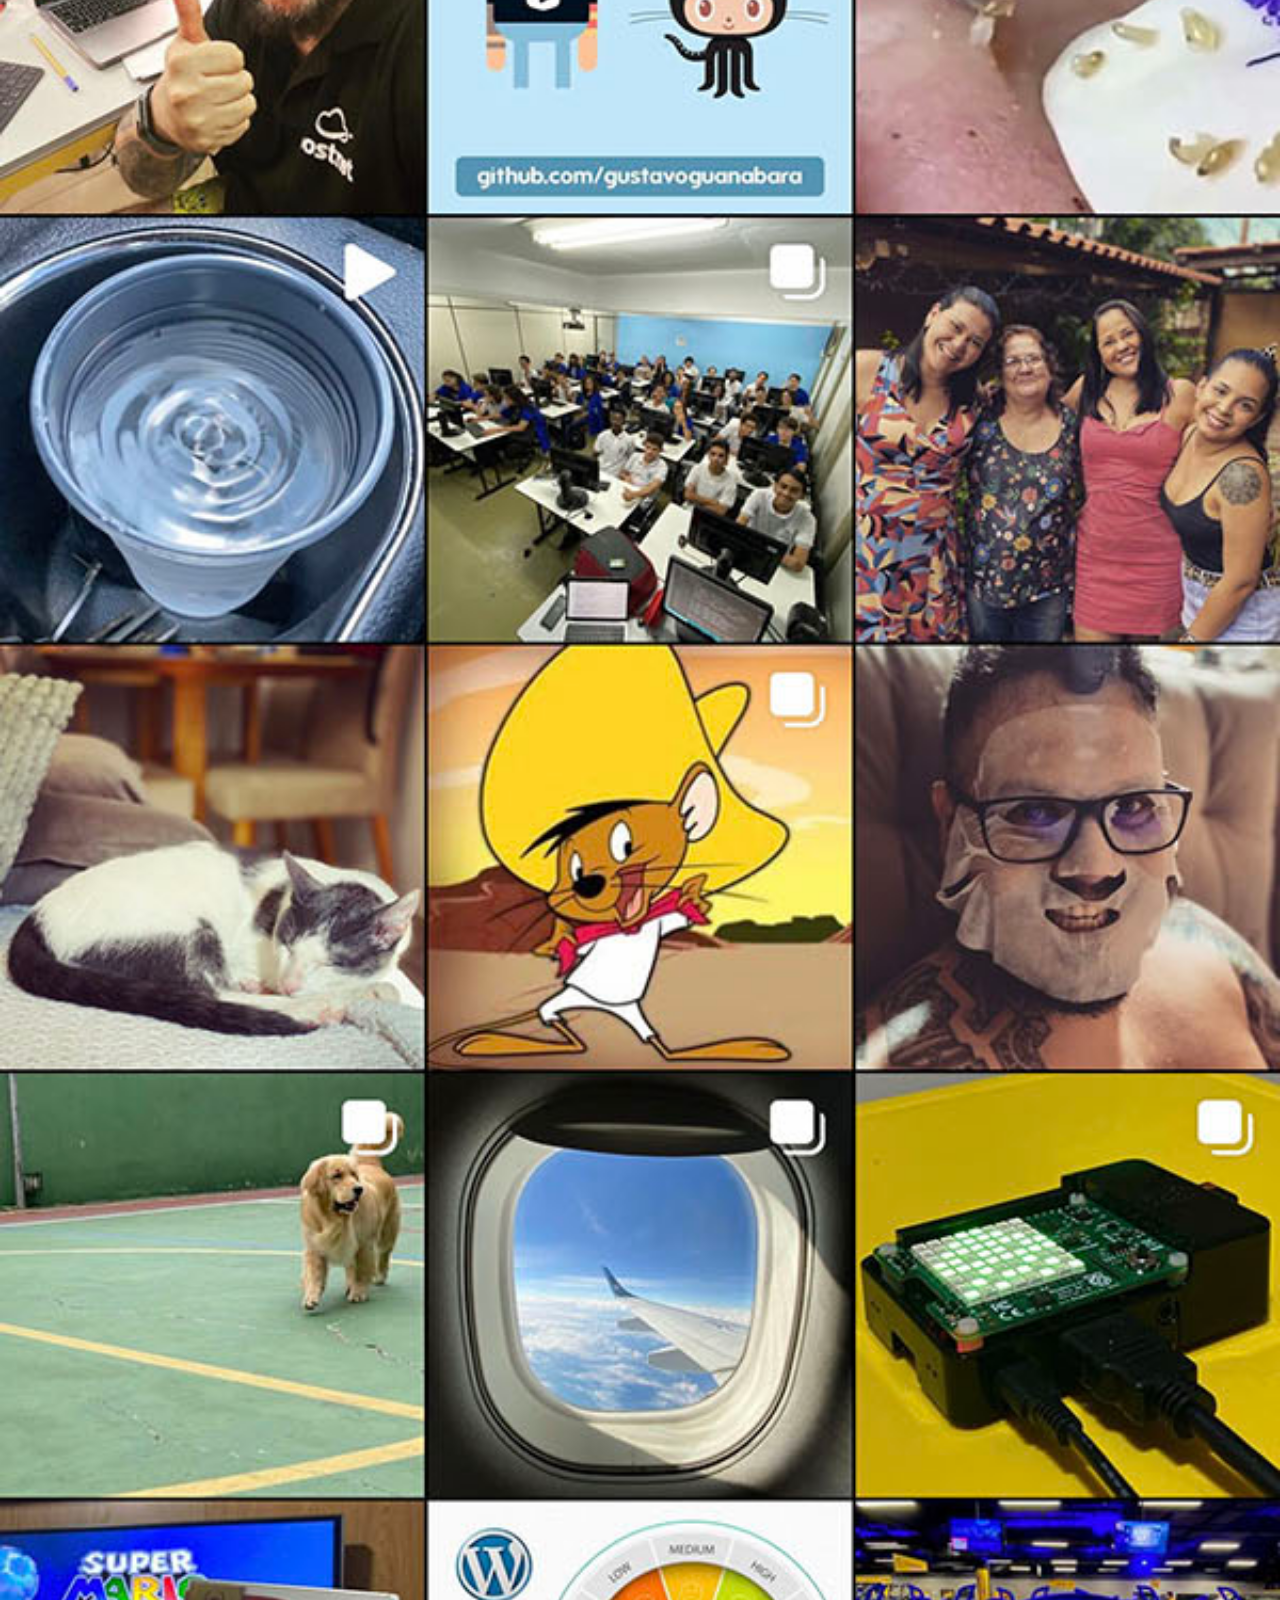
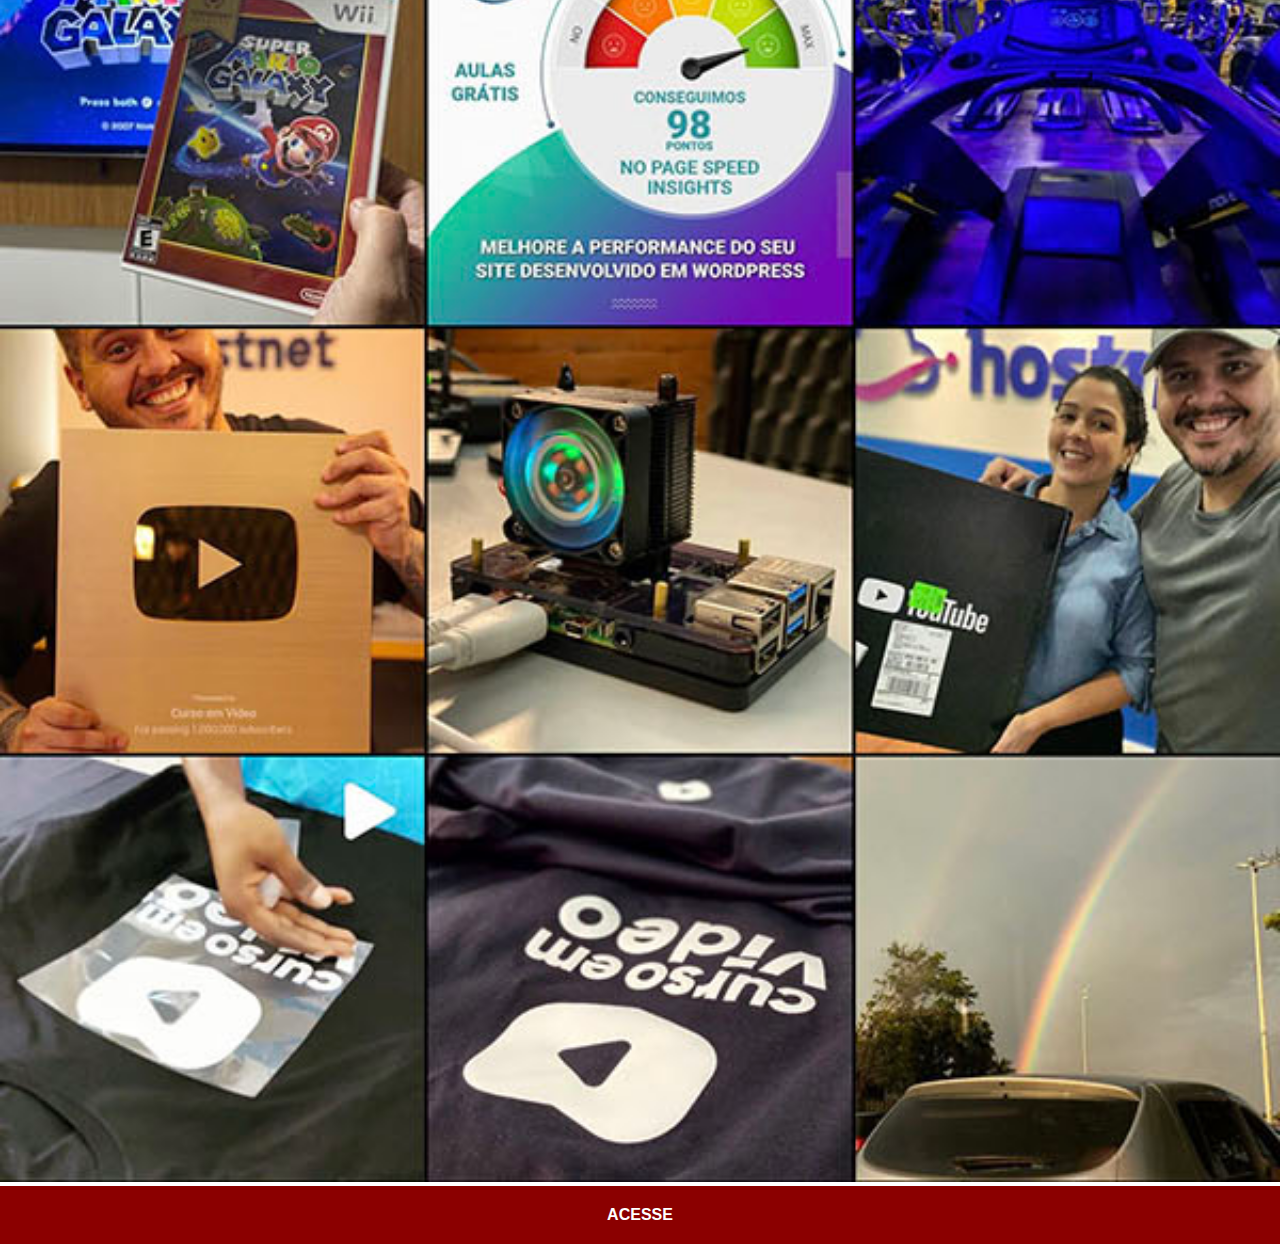
<file: instagram.html>
<!DOCTYPE html>
<html lang="en">
<head>
    <meta charset="UTF-8">
    <meta name="viewport" content="width=device-width, initial-scale=1.0">
    <link rel="stylesheet" href='estilos/social.css'>
    <title>Document</title>
</head>
<body>
    <img src="imagens/tela-instagram.jpg" alt="">
    <a href="https://www.instagram.com/" target="_blank">ACESSE</a>
</body>
</html>
</file>
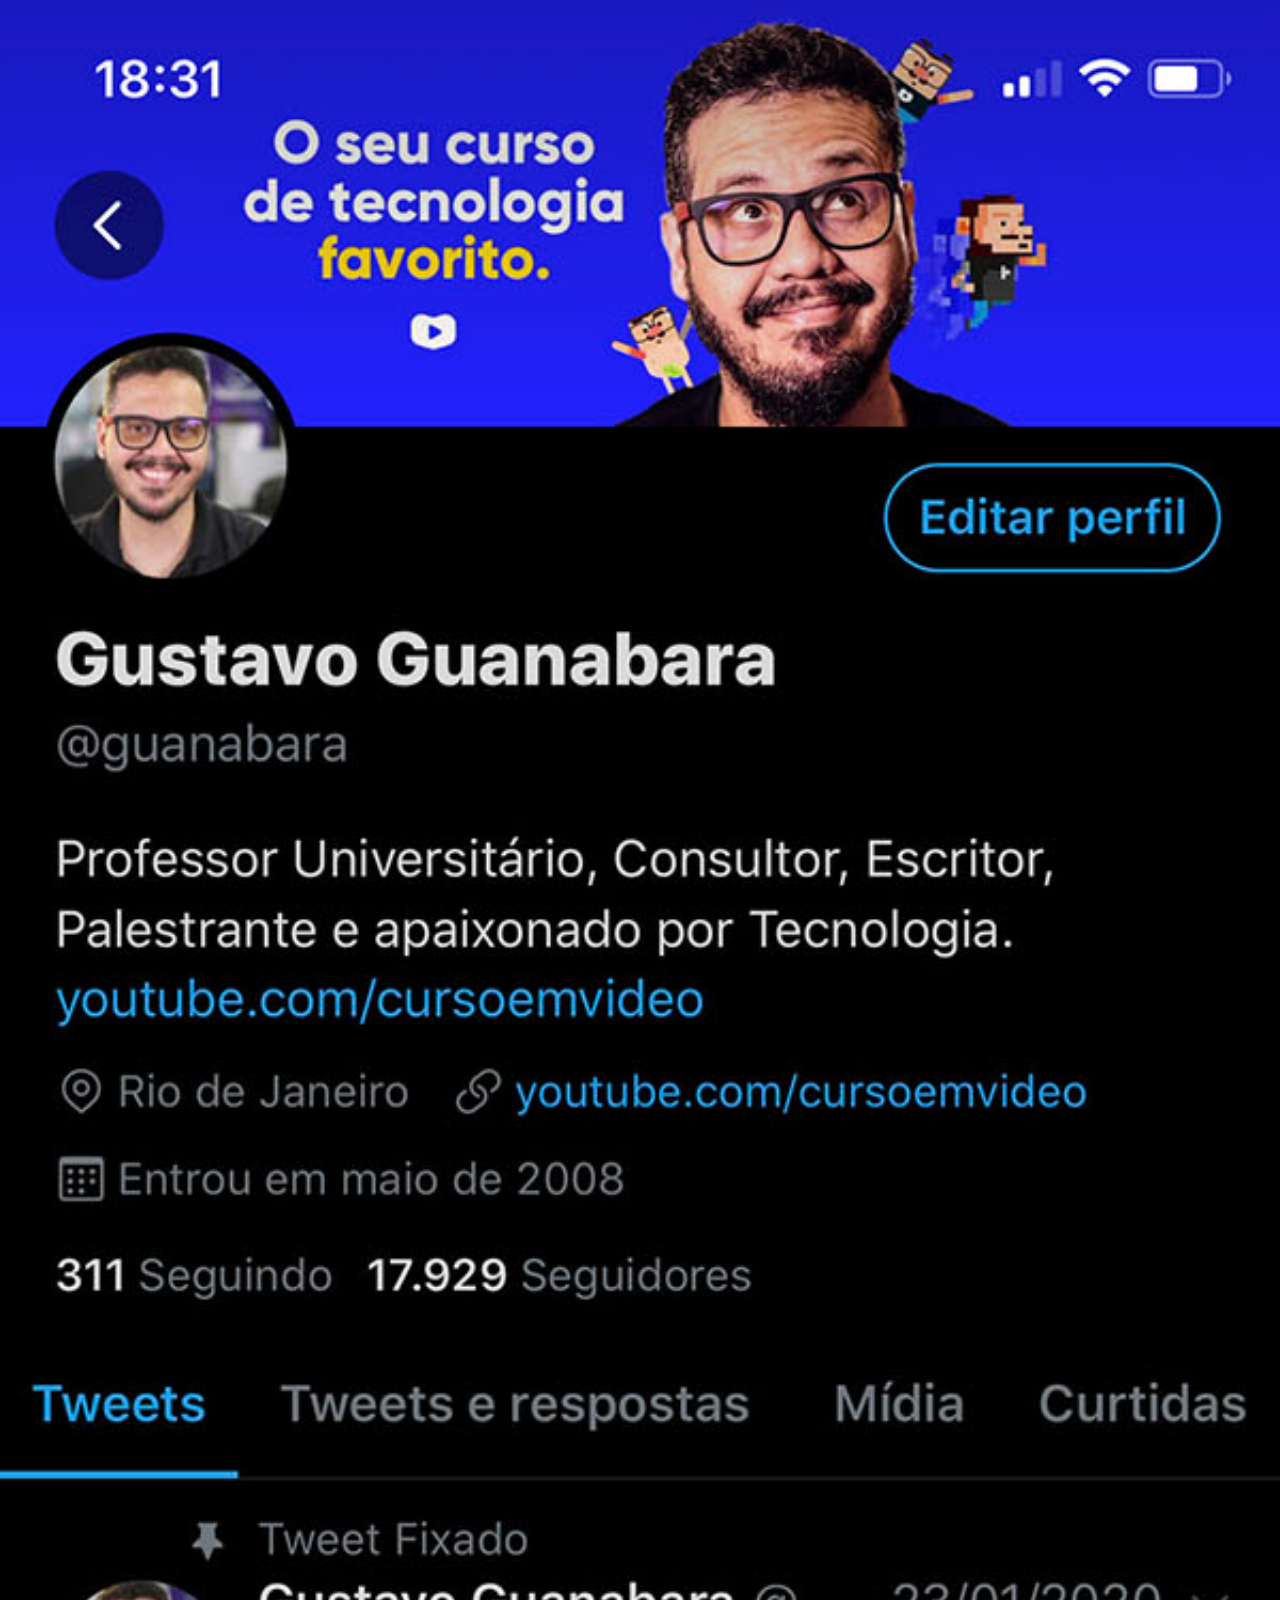
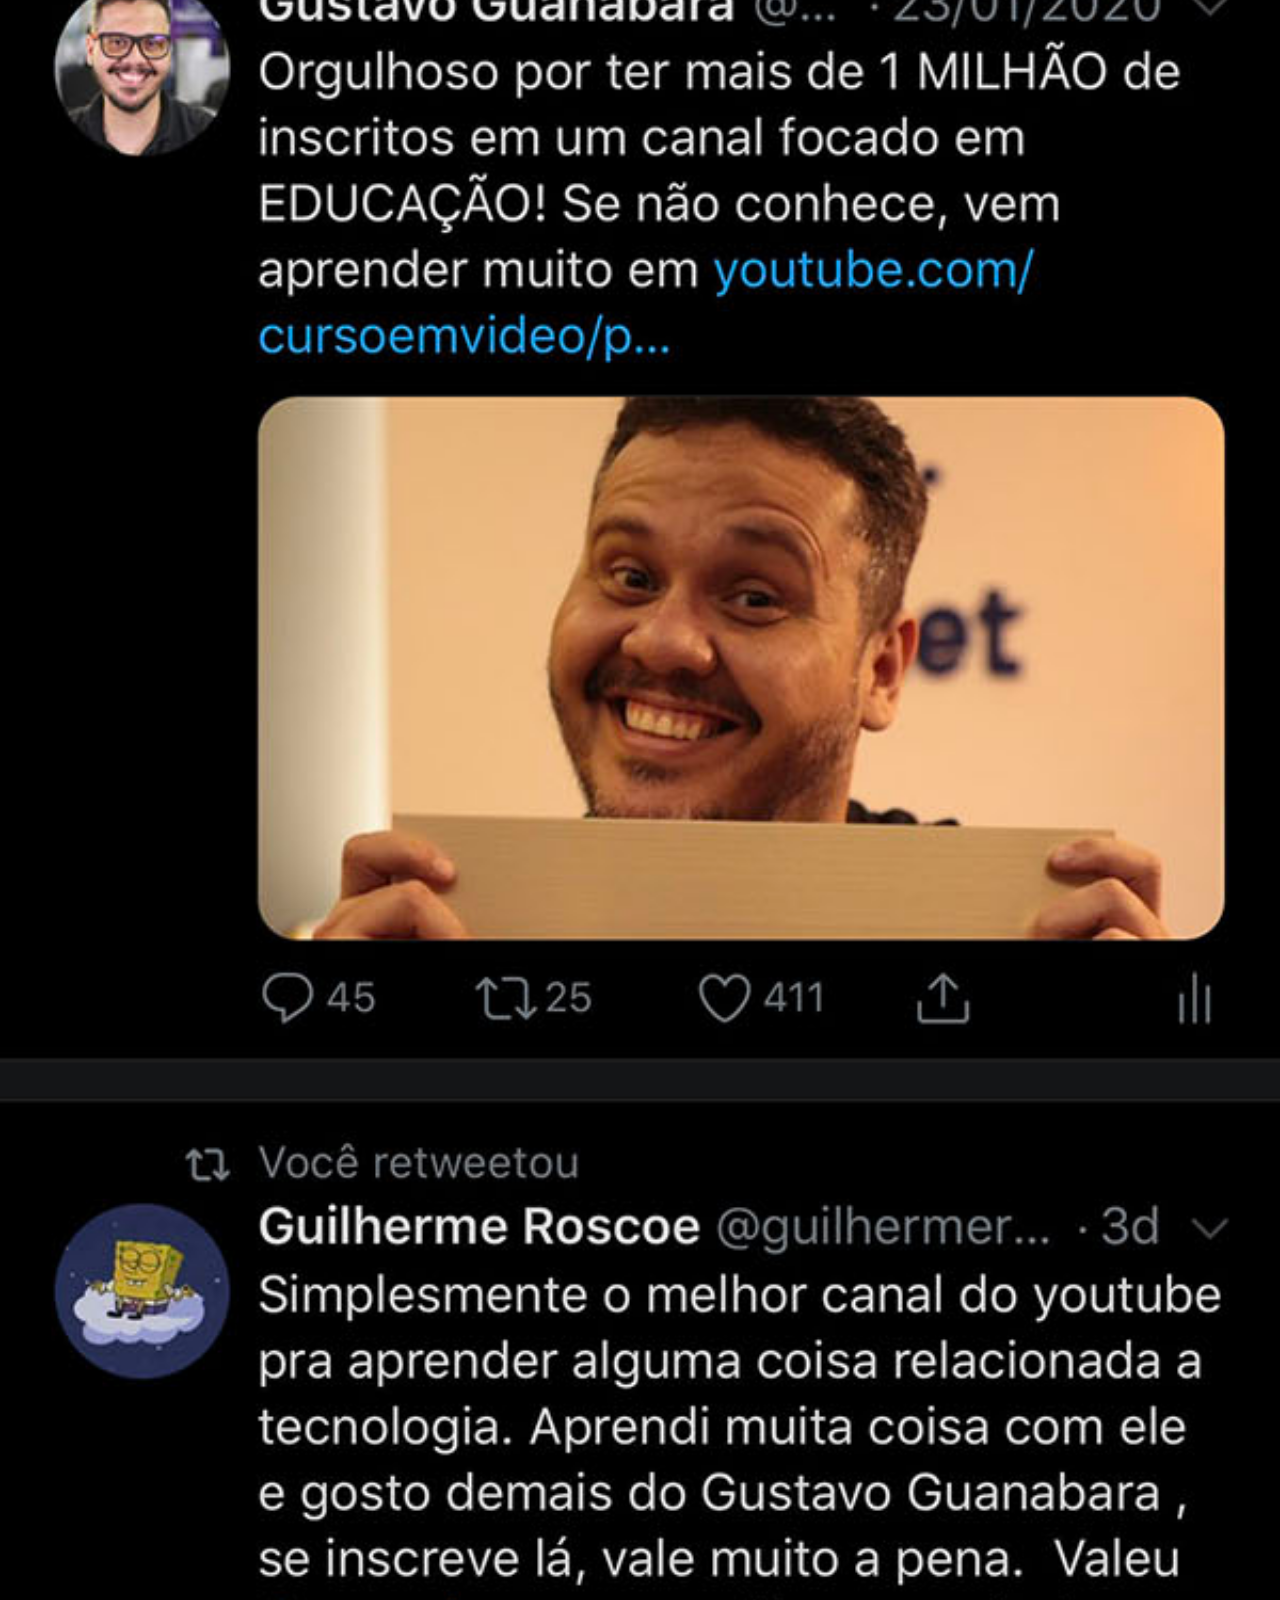
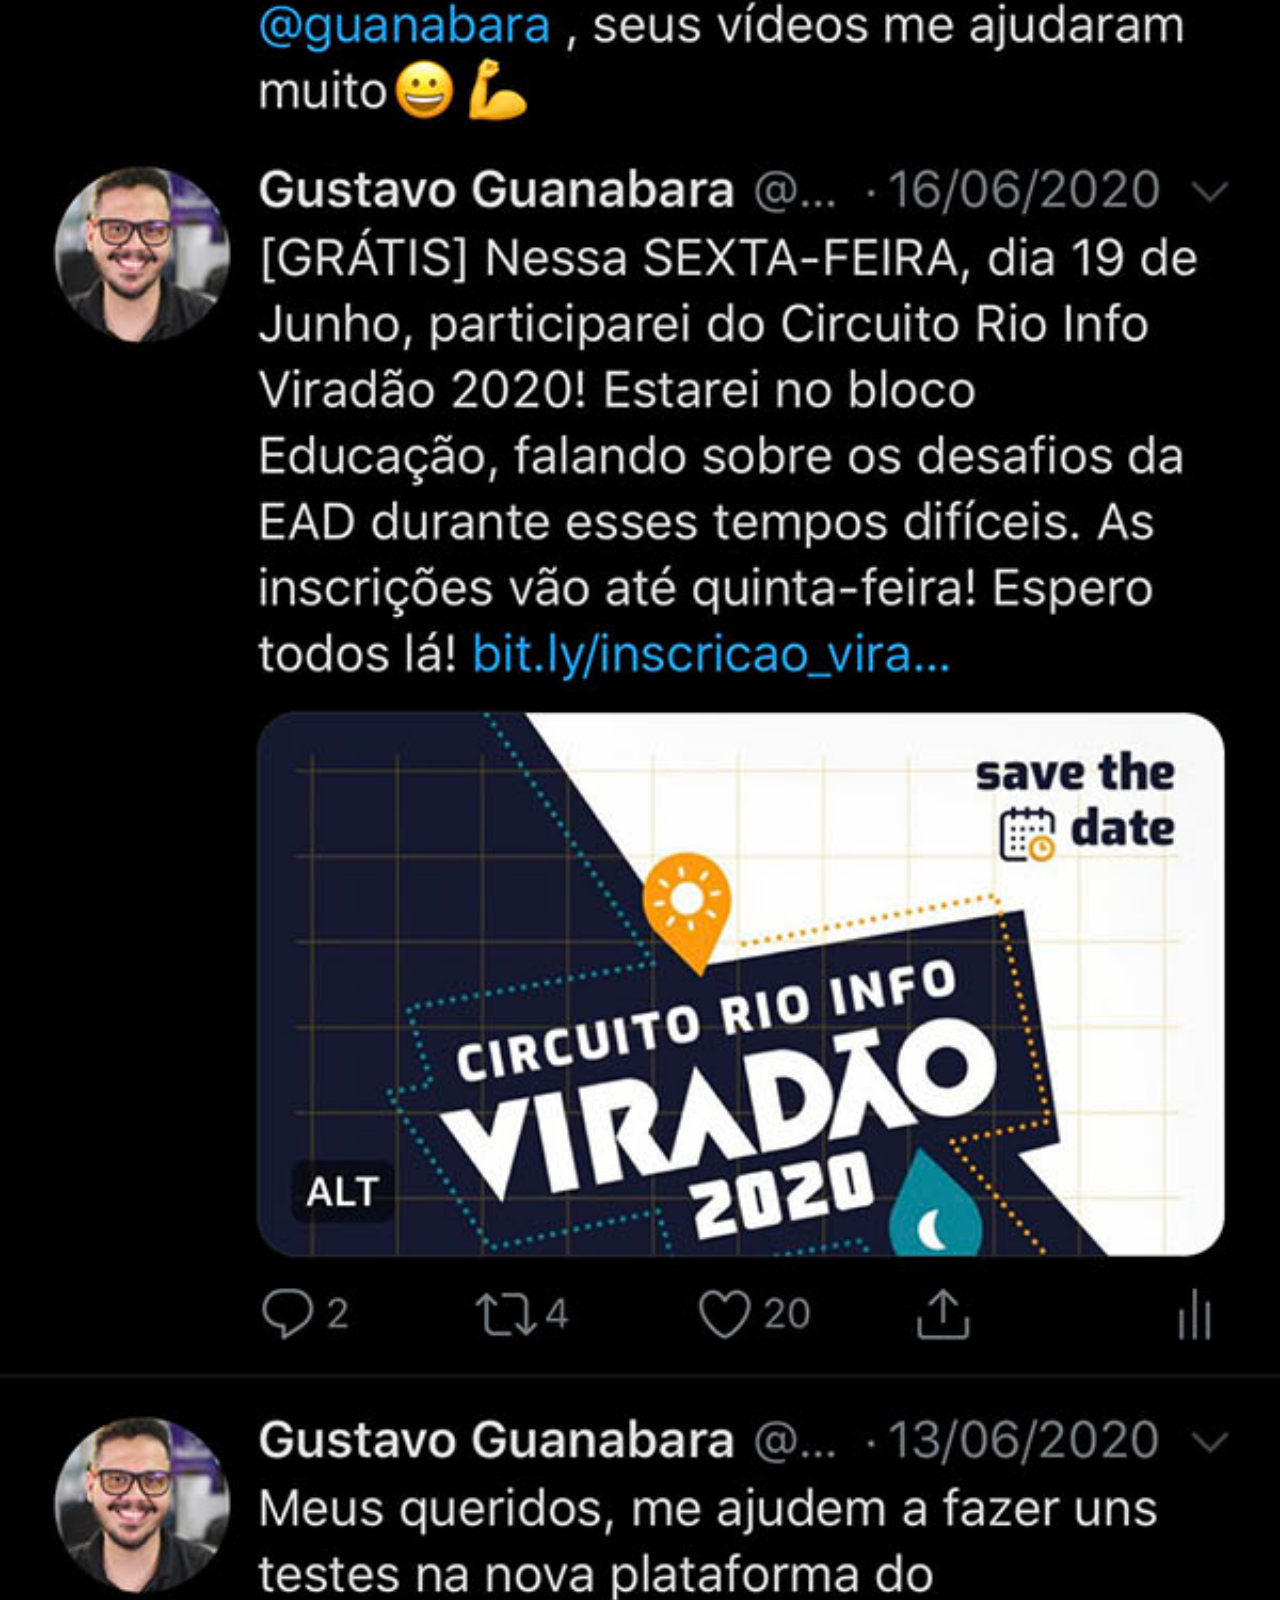
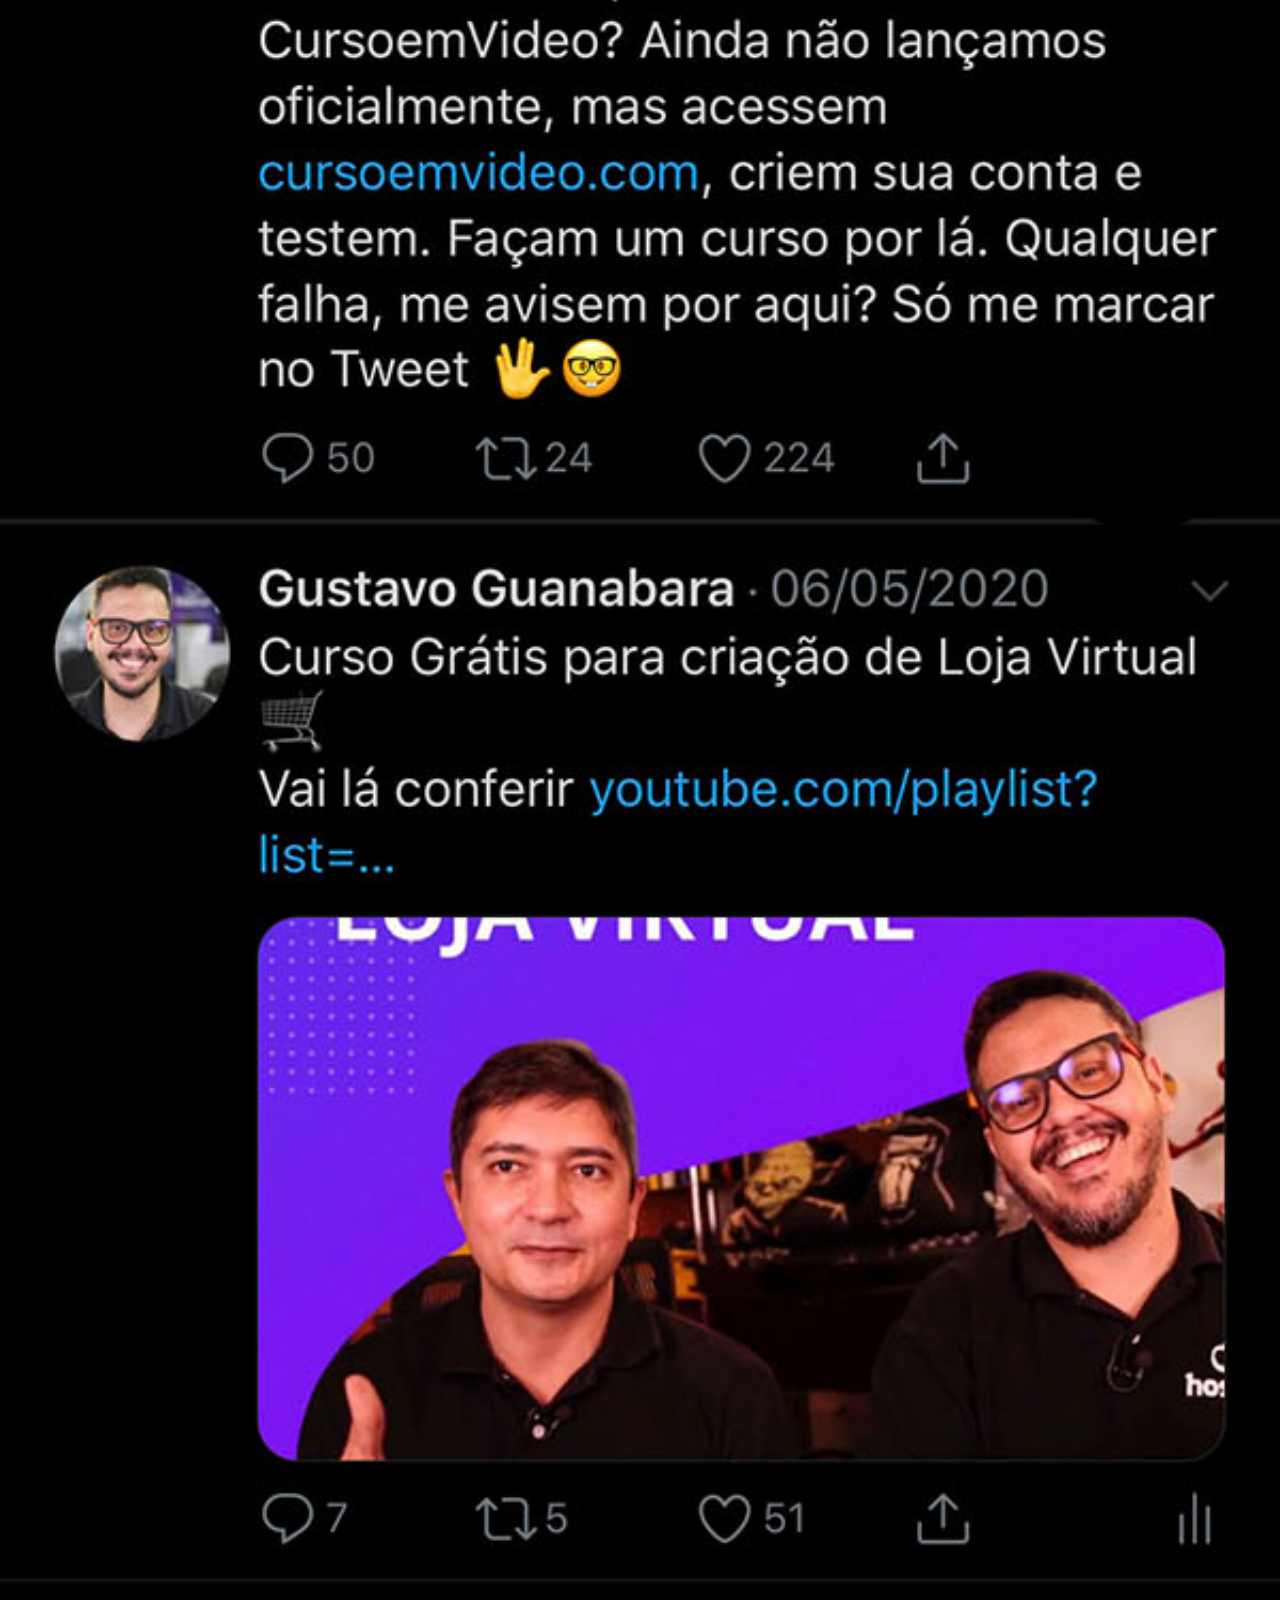
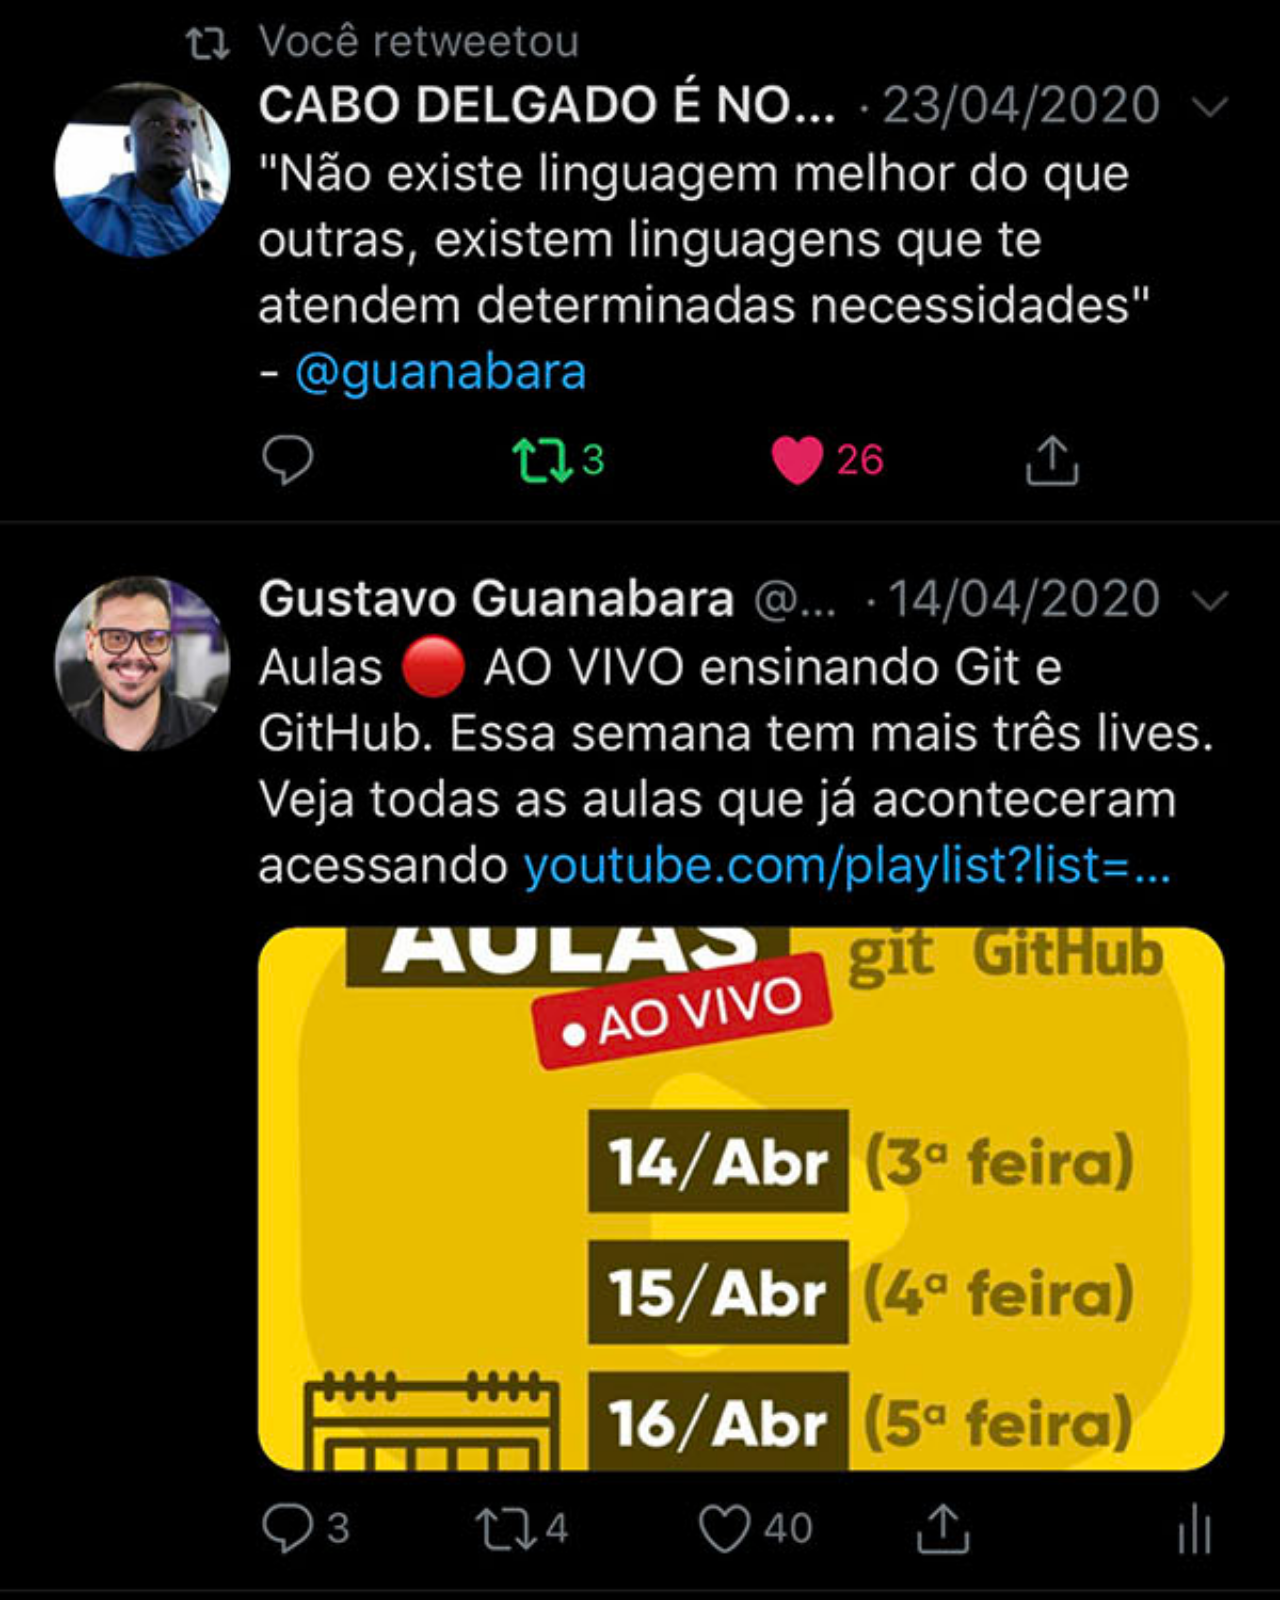
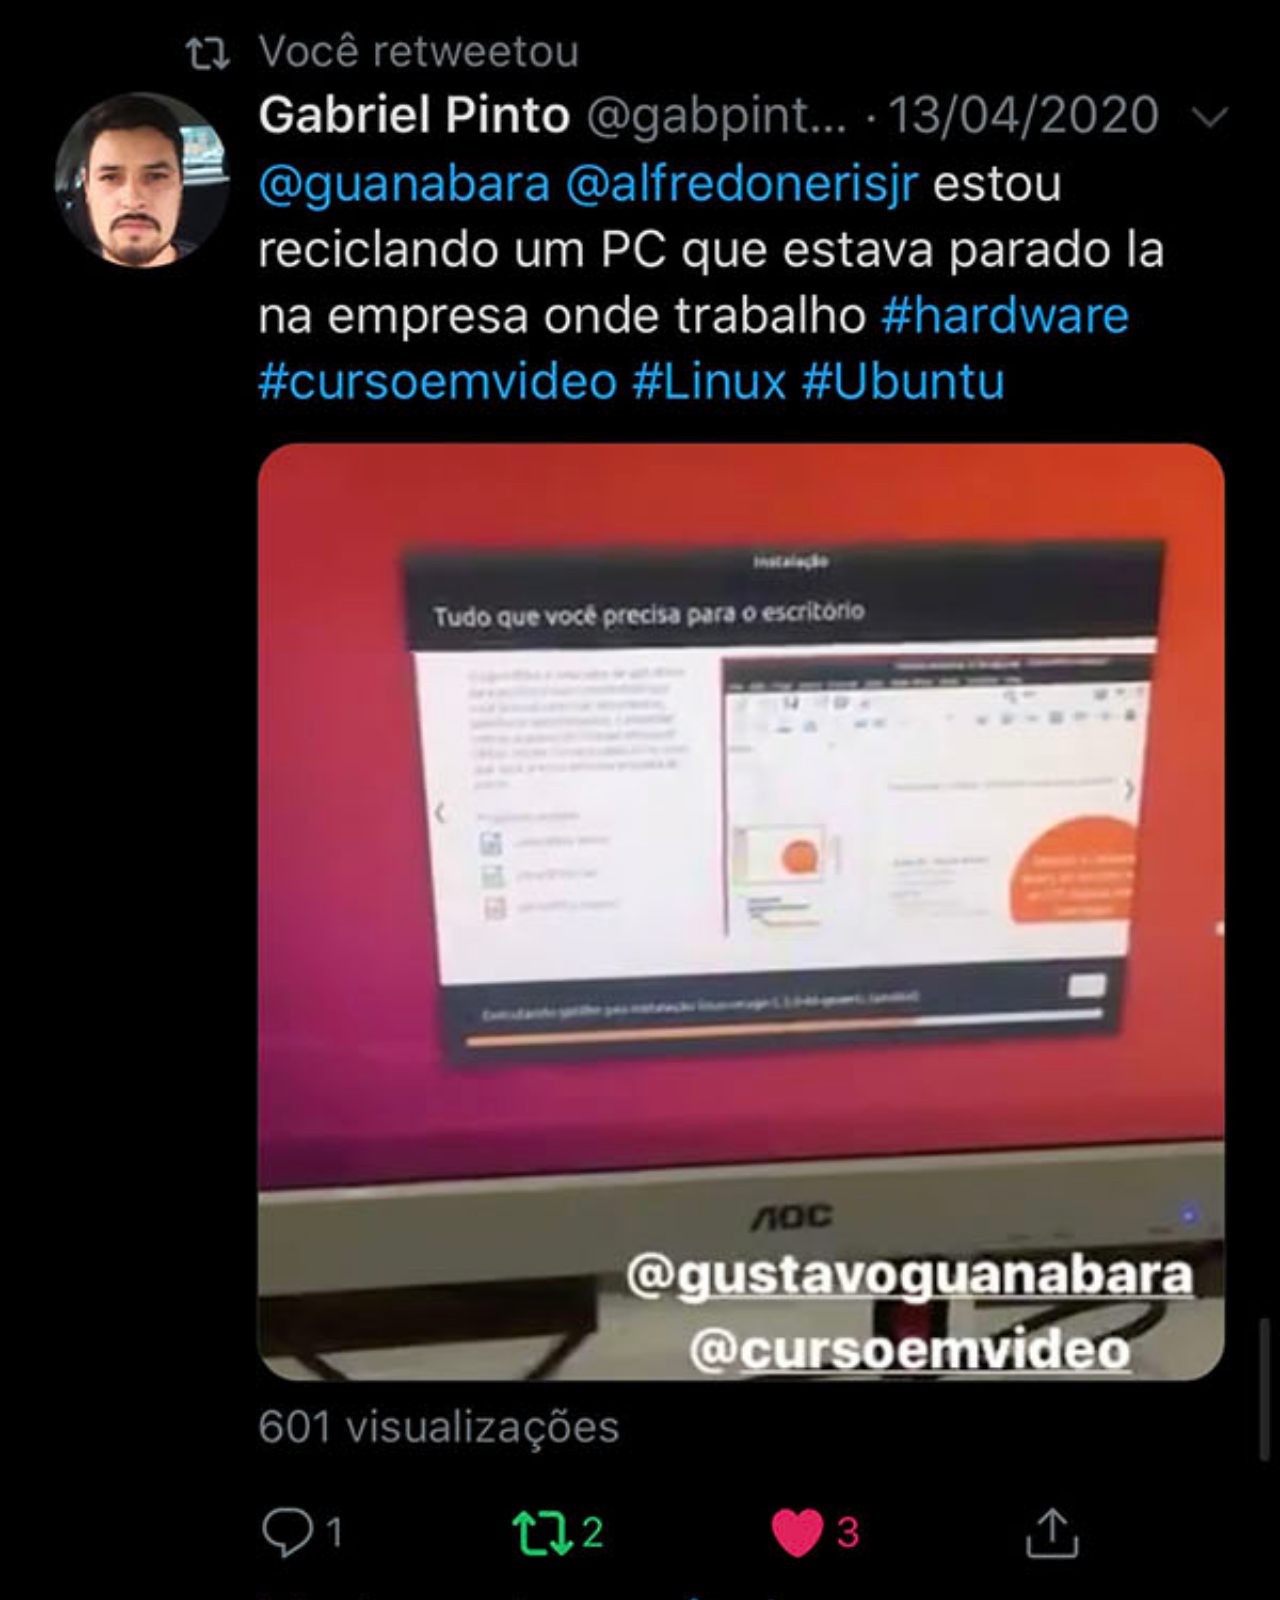
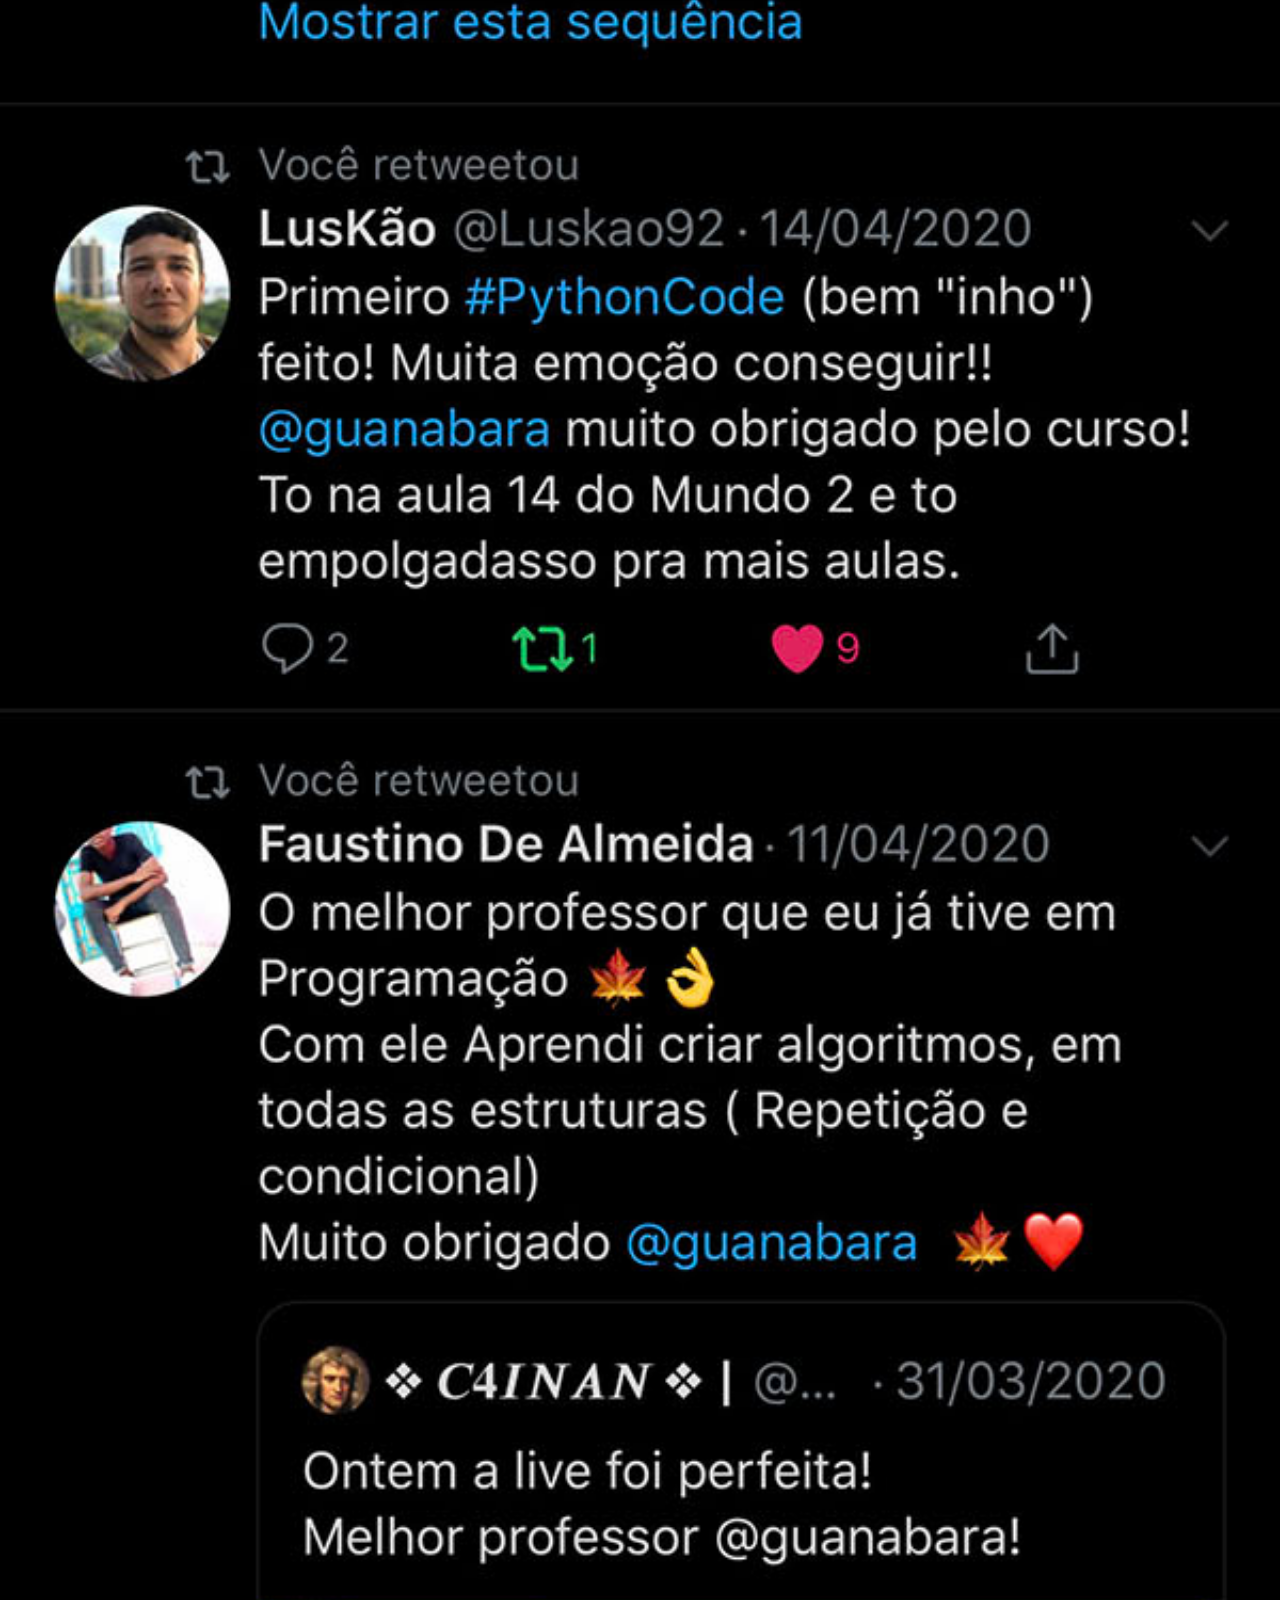
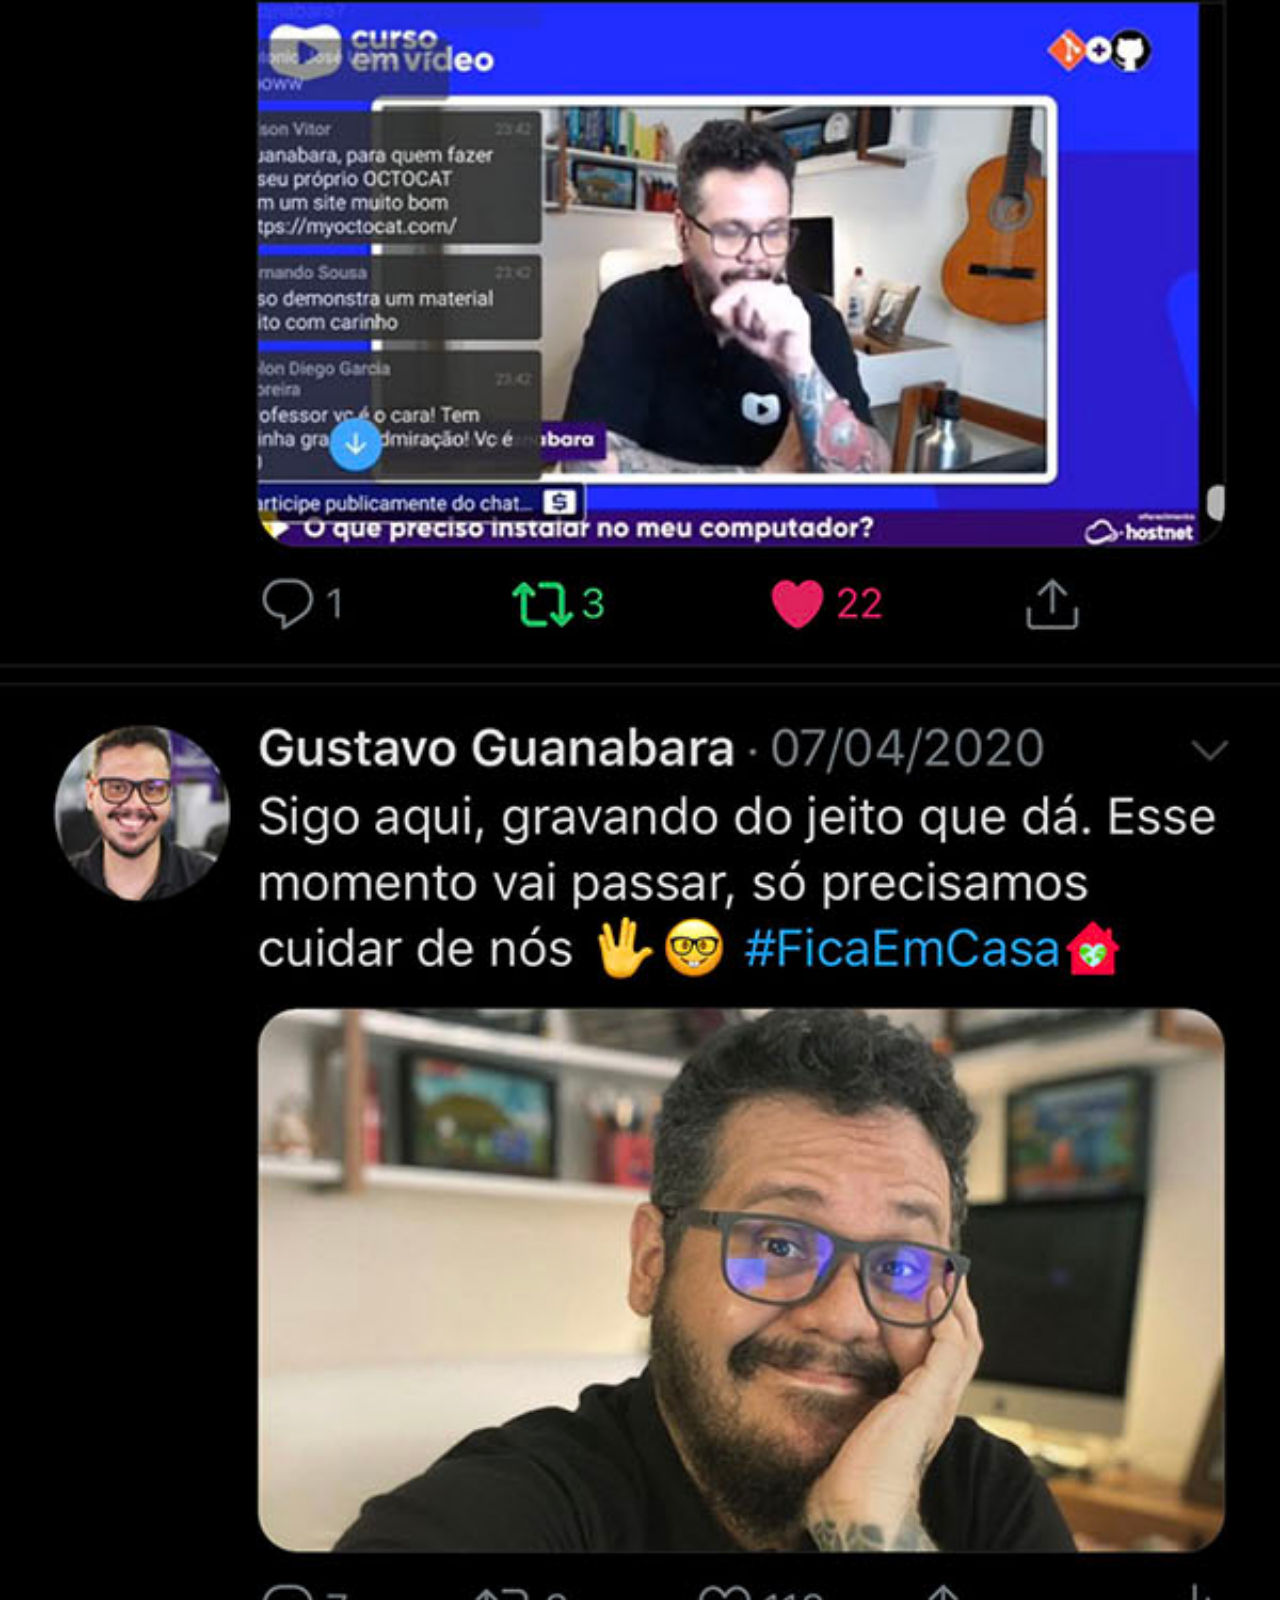
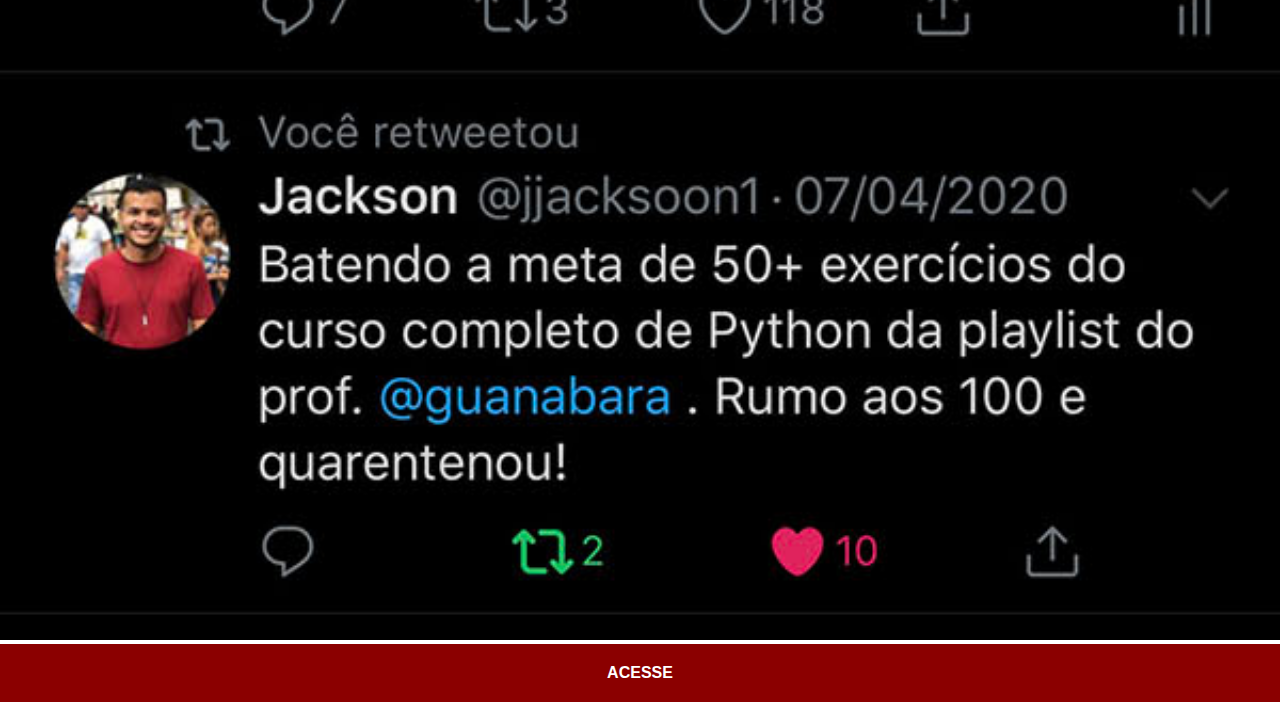
<file: twitter.html>
<!DOCTYPE html>
<html lang="en">
<head>
    <meta charset="UTF-8">
    <meta name="viewport" content="width=device-width, initial-scale=1.0">
    <link rel="stylesheet" href="estilos/social.css">
    <title>Document</title>
</head>
<body>
    <img src="imagens/tela-twitter.jpg" alt="">
    <a href="https://x.com/?lang=pt" target="_blank">ACESSE</a>
</body>
</html>
</file>
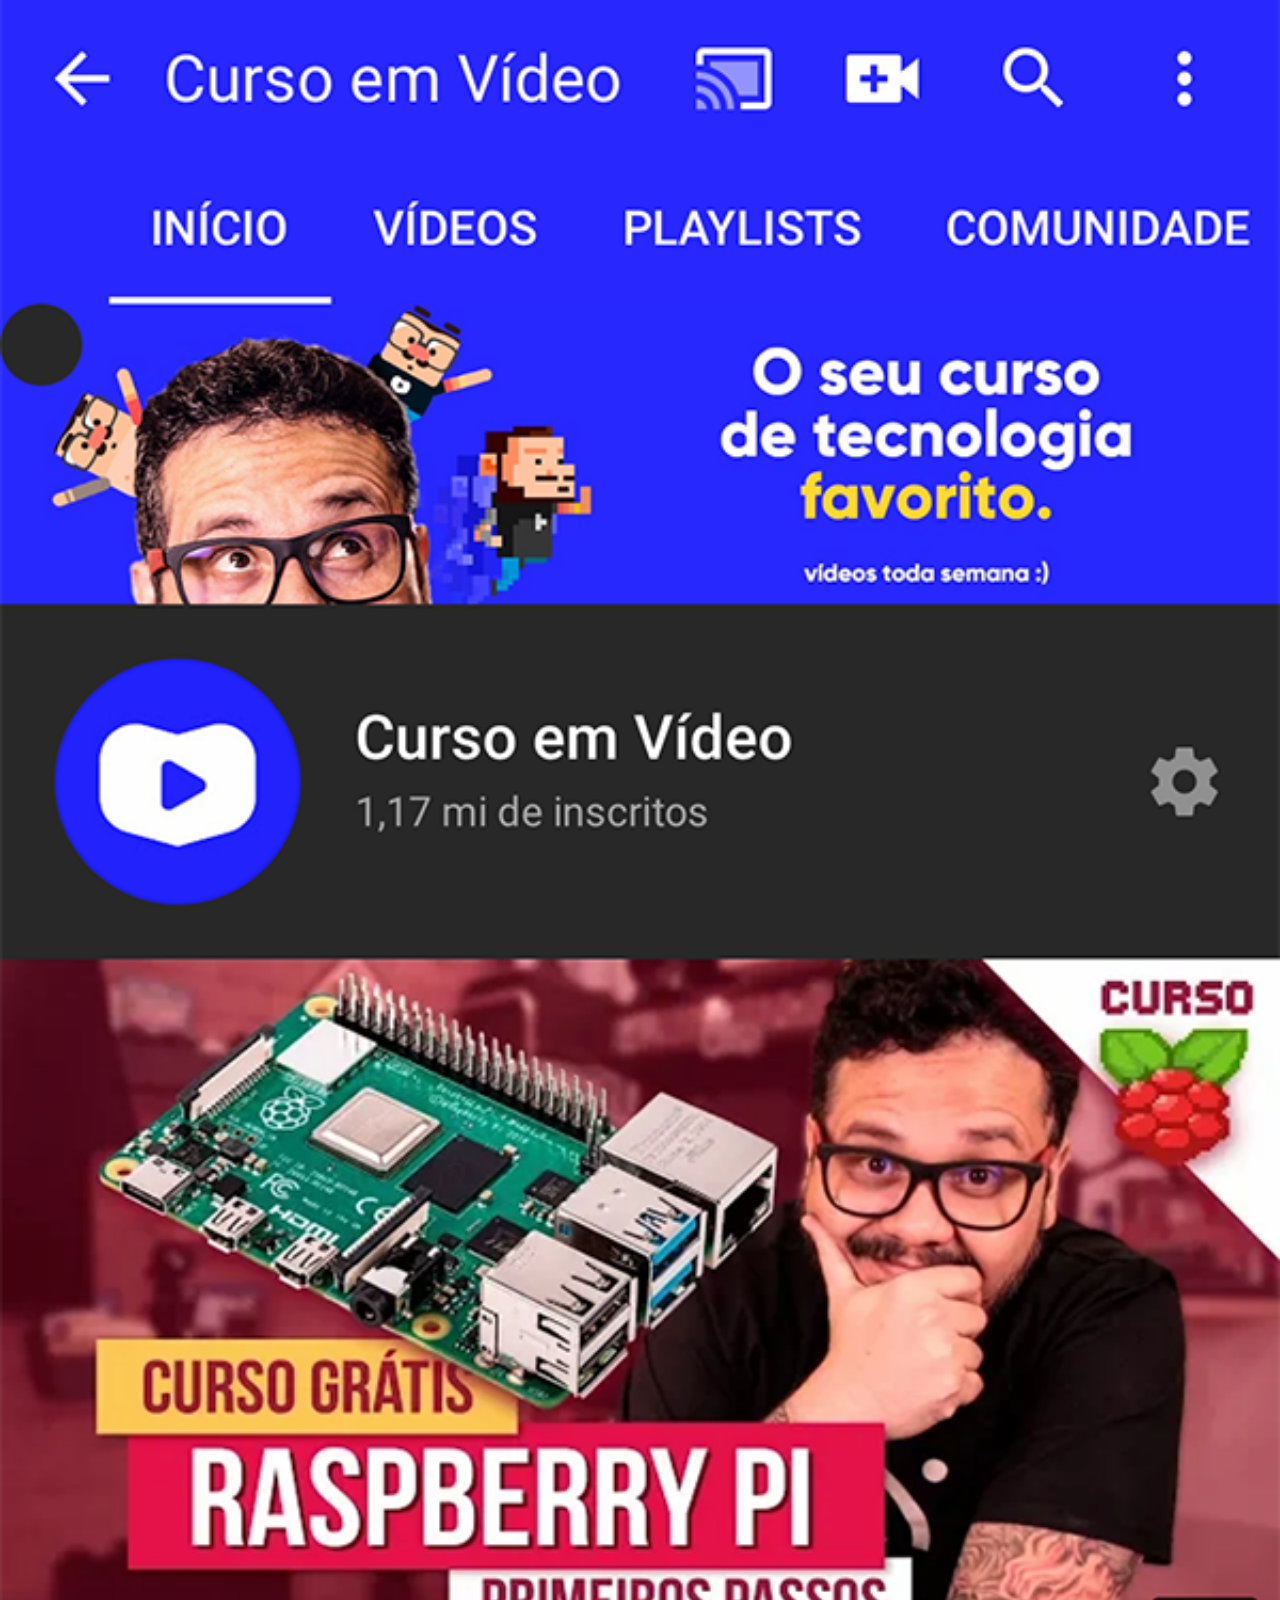
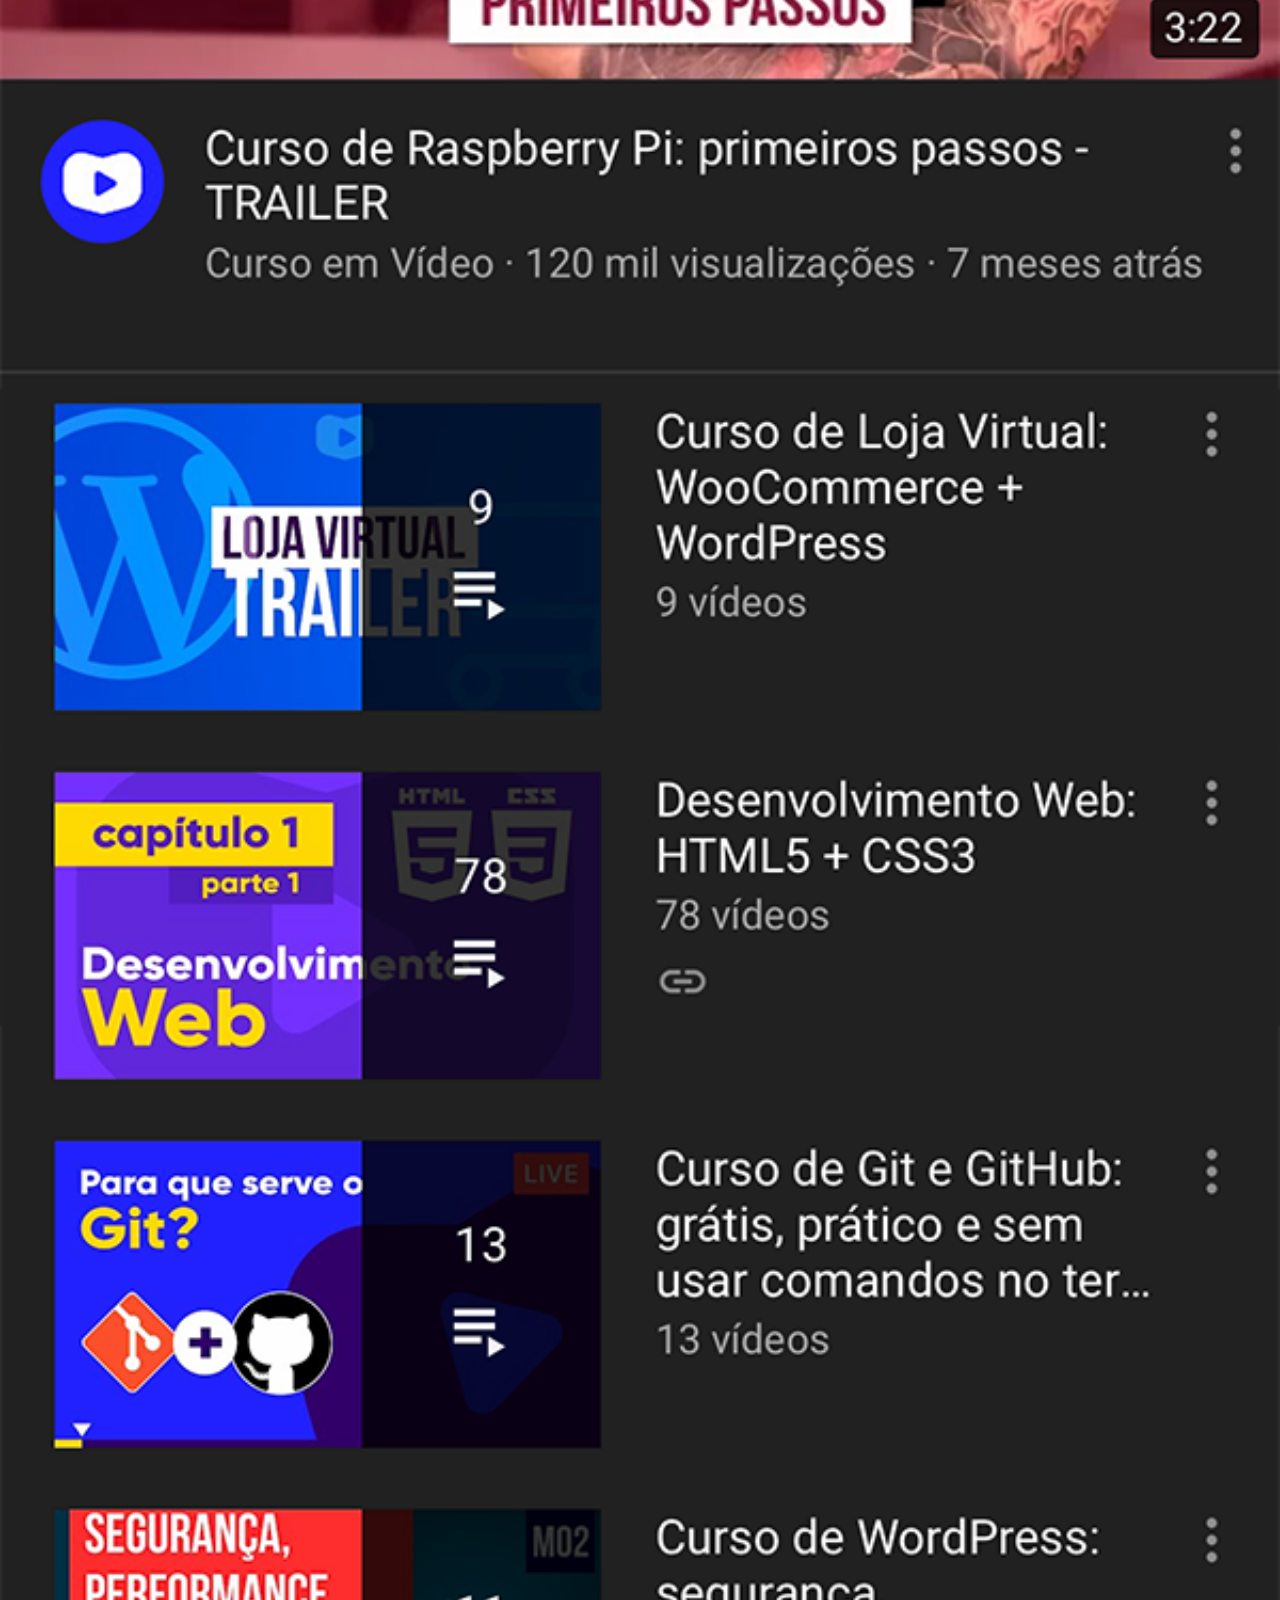
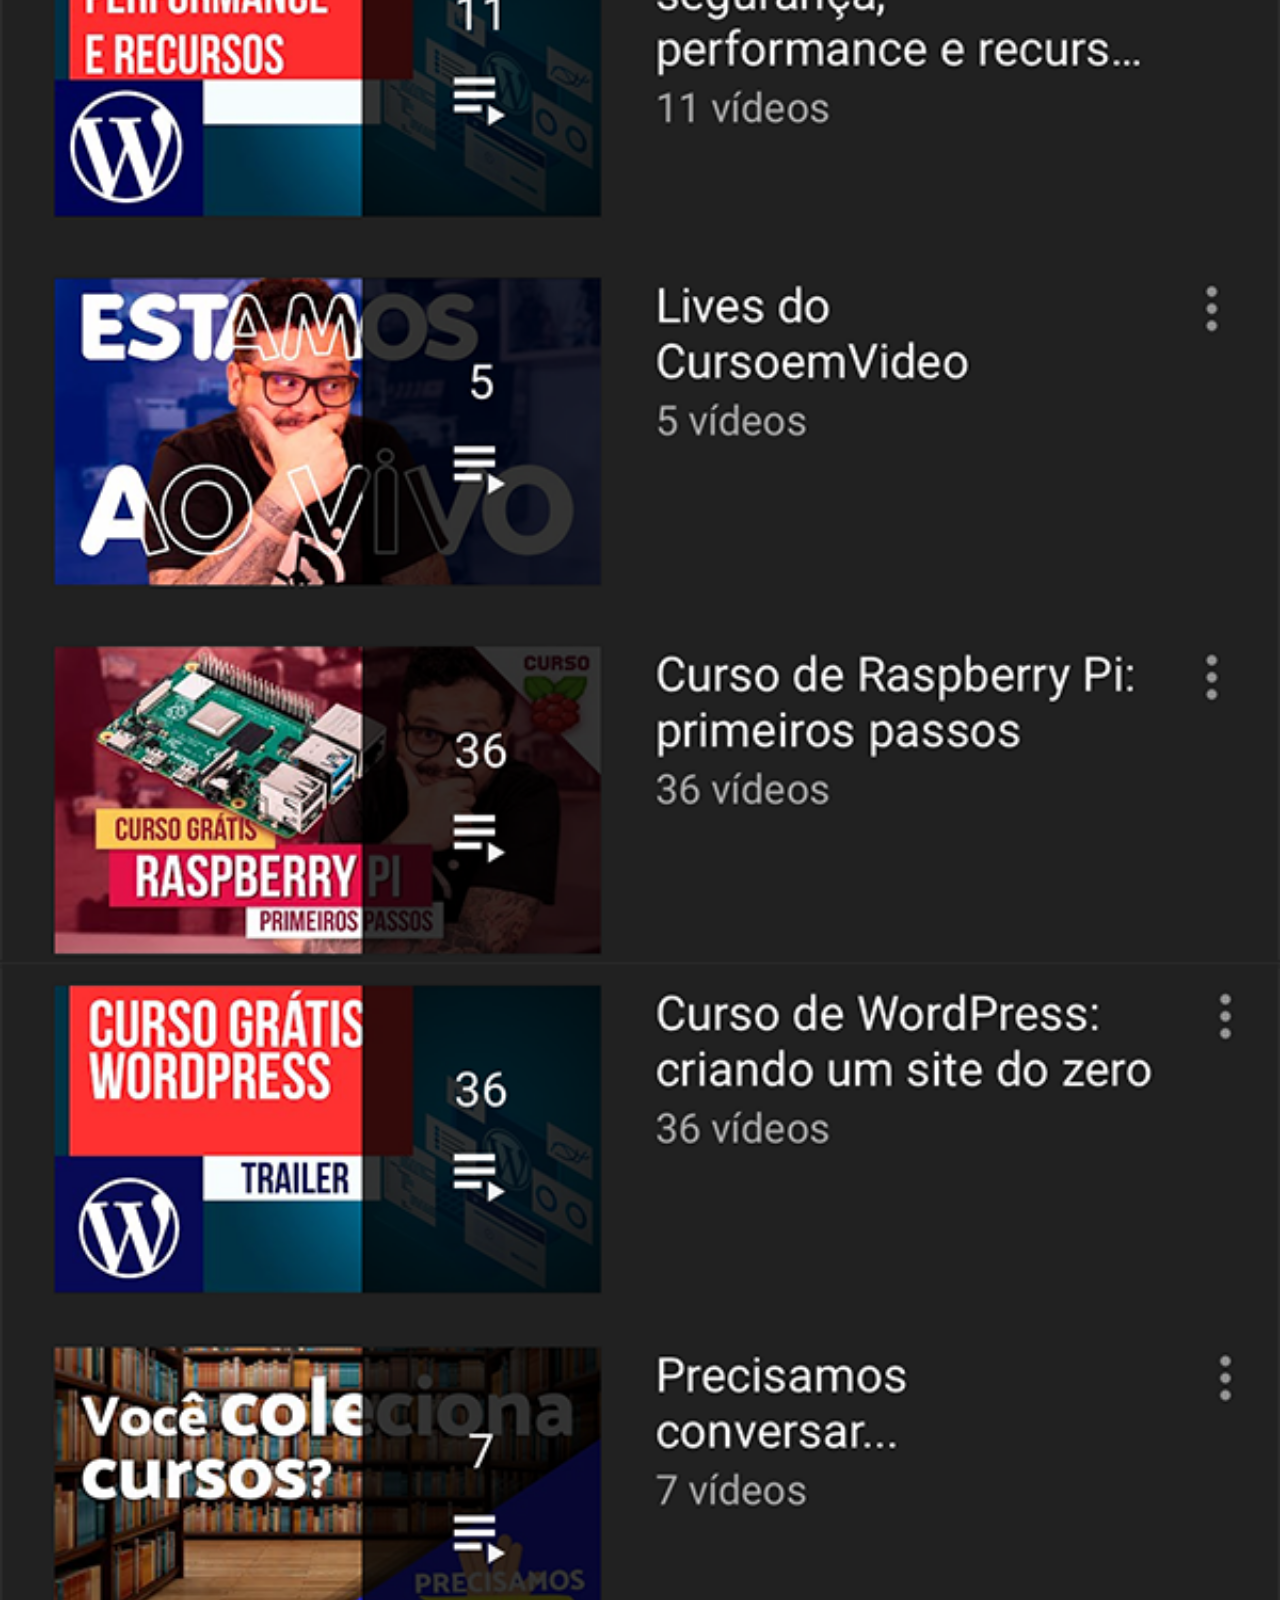
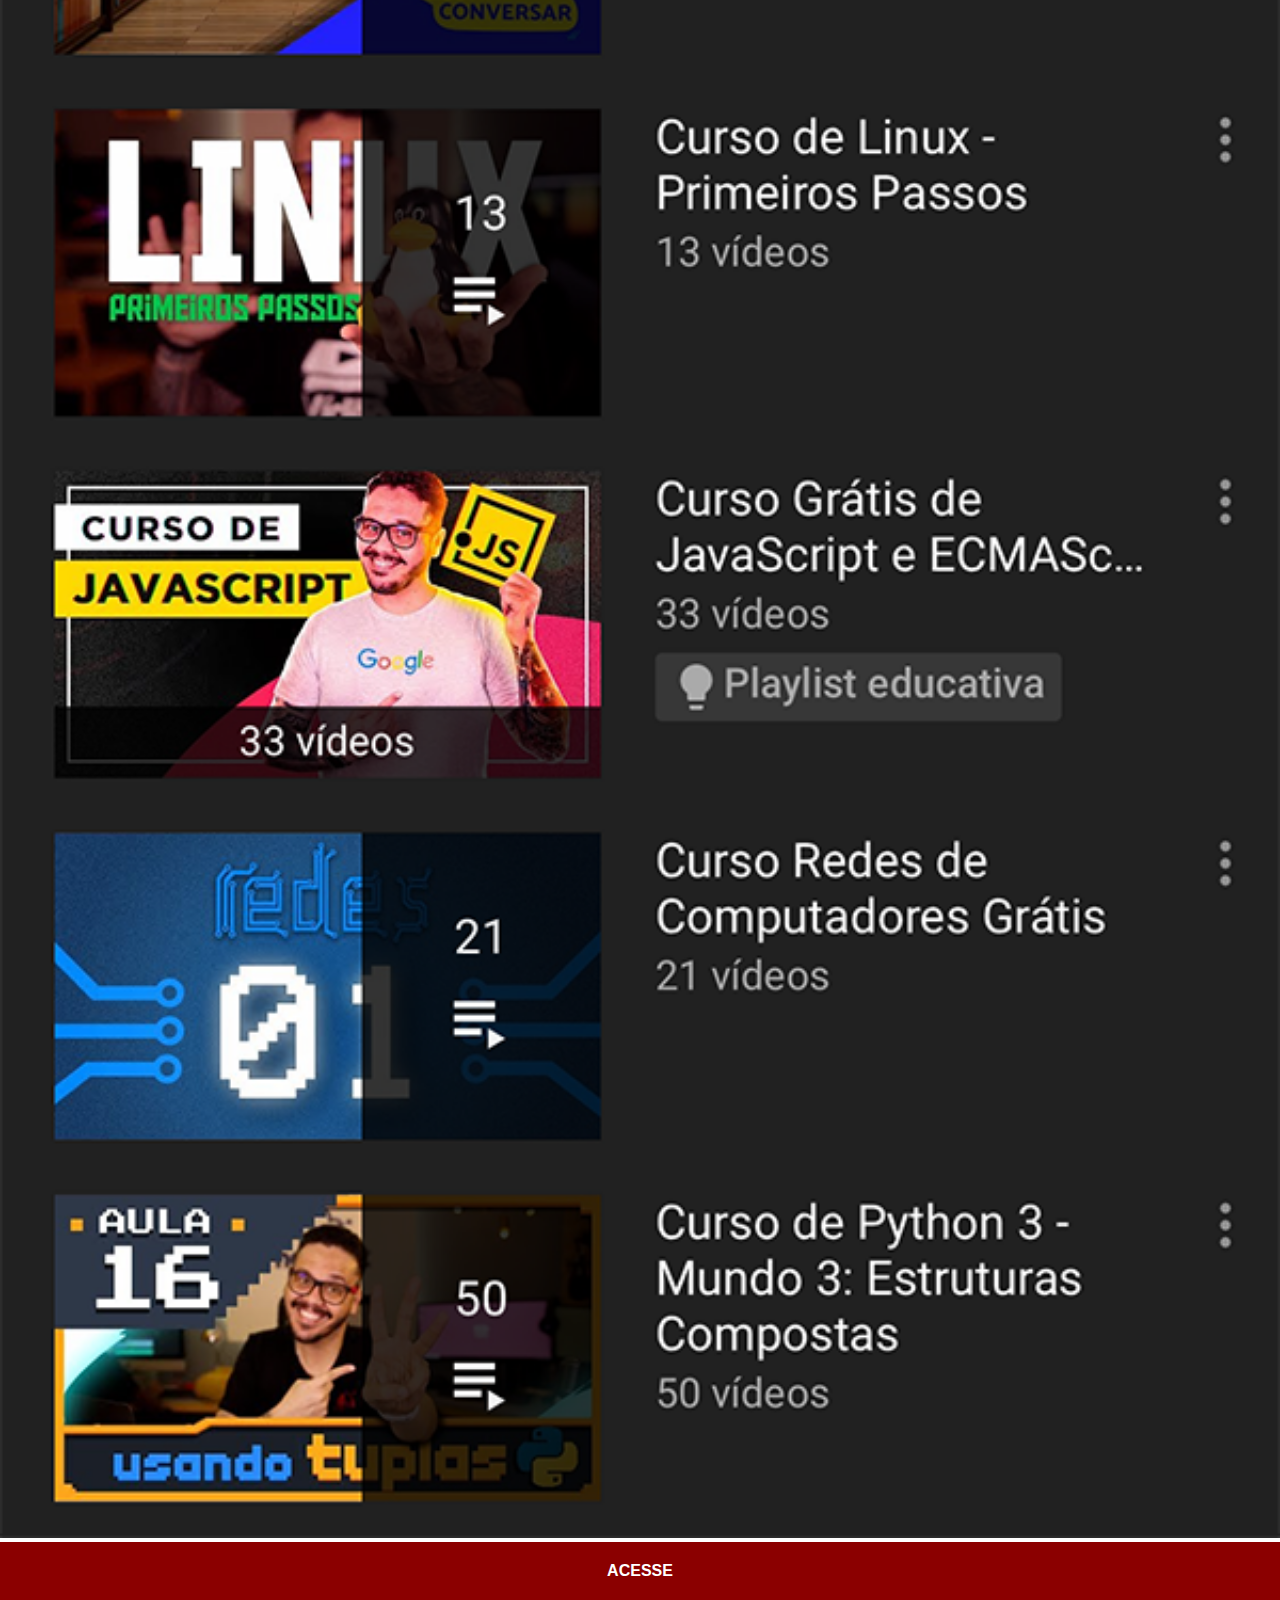
<file: youtube.html>
<!DOCTYPE html>
<html lang="pt-br">
<head>
    <meta charset="UTF-8">
    <meta name="viewport" content="width=device-width, initial-scale=1.0">
    <link rel="stylesheet" href="estilos/social.css">
    <title>Document</title>
    <style>
        *{
            margin: 0px;
            padding: 0px;
            font-family: Arial, Helvetica, sans-serif;
        }

        ::-webkit-scrollbar{
            width: 0px;
            height: 0px;
        }
        img{
            width: 100vw;
        }
        a{
            display: block;
            background-color: darkred;
            color: white;
            padding: 20px;
            text-align: center;
            font-weight: bolder;
            text-decoration: none;
        }
        a:hover{
            background-color: red;
        }
    </style>
</head>
<body>
    <img src="imagens/tela-youtube.png" alt=""><a href="https://www.youtube.com/c/CursoemV%C3%ADdeo/videos" target="_blank">ACESSE</a>
</body>
</html>
</file>
<file: estilos/style.css>
@charset "UTF-8";

*{
    padding: 0px;
    margin: 0px;
}

html,body{
    height: 100vh;
    width: 100vw;
}
body{
    background: url(../imagens/fundo-madeira.jpg)  no-repeat top center;
    background-size: cover;
    background-attachment: fixed;
}
main{
    height: 100vh;
    position: relative;
}

#telefone{
    position: absolute;
    top: 50%;
    left: 50%;
    transform: translate(-50%, -50%);
    height: 627px;
    width: 311px;
    background: url(../imagens/frame-iphone.png) no-repeat;
}
#tela{
    position: relative;
    top: 80px;
    left: 22px;
    height: 471px;
    width: 267px;
}
#redes-sociais{
    text-align: right;
}
#redes-sociais > a > img{
    width: 50px;
    margin: 10px;
    border-radius: 50%;
    box-shadow: 2px 2px 5px rgba(0, 0, 0, 0.414);
    box-sizing: border-box;
}
#redes-sociais > a > img:hover{
    border: 2px solid rgba(255, 255, 255, 0.653);
    transform: translate(-3px, -3px);
    box-shadow: 5px 5px 10px rgba(0, 0, 0, 0.627);
    transition: transform .5s;
}
</file>
<file: estilos/social.css>
@charset "UTF-8";


*{
    margin: 0px;
    padding: 0px;
    font-family: Arial, Helvetica, sans-serif;
}

::-webkit-scrollbar{
    width: 0px;
    height: 0px;
}
img{
    width: 100vw;
}
a{
    display: block;
    background-color: darkred;
    color: white;
    padding: 20px;
    text-align: center;
    font-weight: bolder;
    text-decoration: none;
}
a:hover{
    background-color: red;
}
</file>
